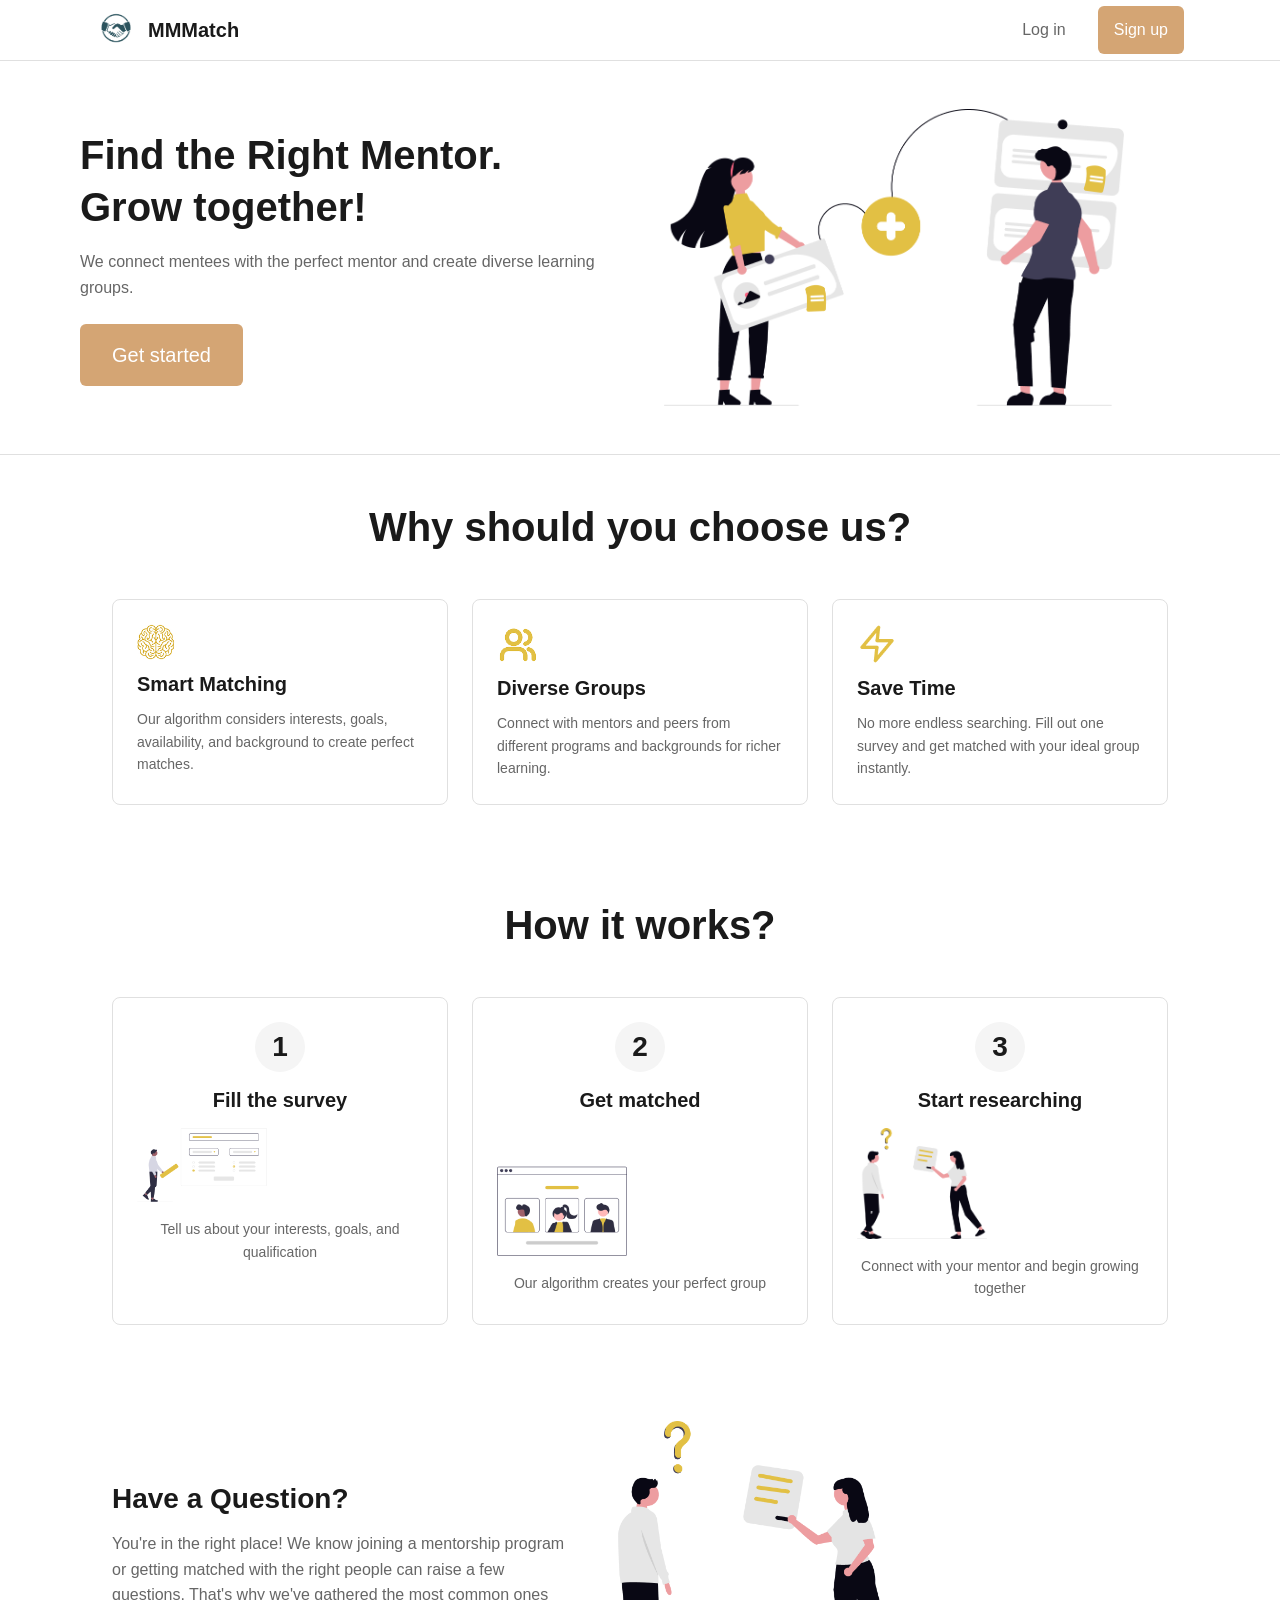
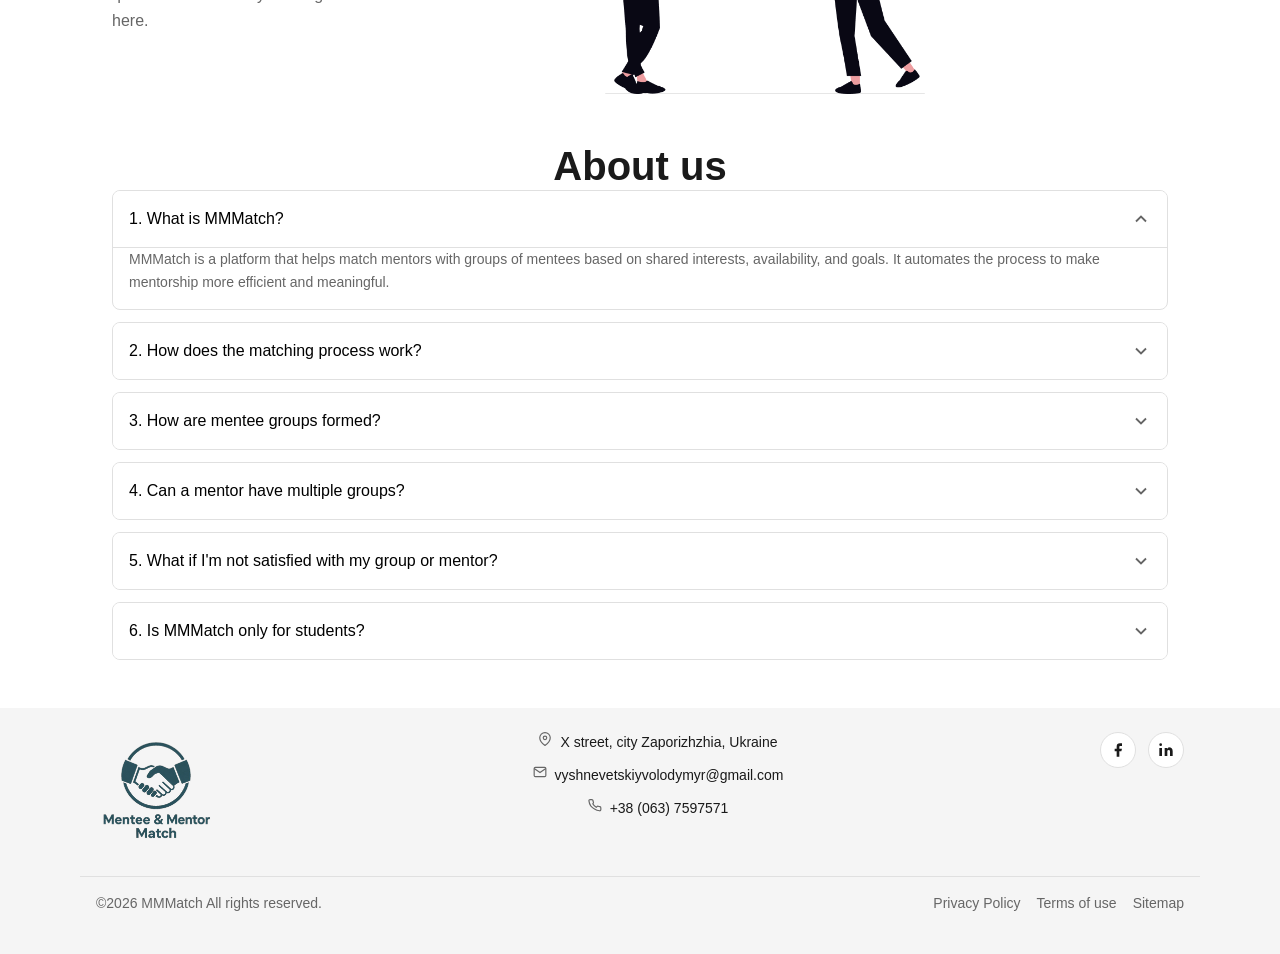
<file: static/index.html>
<!DOCTYPE html>
<html lang="en" data-theme="light">
<head>
  <meta charset="UTF-8" />
  <meta name="viewport" content="width=device-width, initial-scale=1.0" />
  <title>MMMatch — Find the Right Mentor. Grow Together!</title>
  <meta name="description" content="MMMatch connects mentees with the perfect mentor and creates diverse learning groups." />
  <link href="https://api.fontshare.com/v2/css?f[]=general-sans@400,500,600,700&display=swap" rel="stylesheet" />
  <link rel="stylesheet" href="/static/css/style.css" />
</head>
<body>

<header>
  <nav class="nav">
    <div class="nav-inner">
      <a href="#" class="nav-logo">
        <img src="/static/img/logo.png" alt="MMMatch" width="60" height="60" />
        MMMatch
      </a>
      <div class="nav-actions">
        <a href="/login" class="btn btn-ghost">Log in</a>
        <a href="/registration" class="btn btn-primary">Sign up</a>
      </div>
    </div>
  </nav>
</header>

<main>

  <section class="hero" aria-labelledby="hero-h1">
    <div class="hero-inner">
      <div class="hero-text">
        <h1 id="hero-h1">Find the Right Mentor.<br>Grow together!</h1>
        <p>We connect mentees with the perfect mentor and create diverse learning groups.</p>
        <a href="#how-it-works" class="btn btn-primary btn-lg">Get started</a>
      </div>
      <div class="hero-img" aria-hidden="true">
        <img src="/static/img/undraw_group-project_kow1 1.png" alt="Group collaboration illustration" width="460" height="300" />
      </div>
    </div>
  </section>

  <section class="section" aria-labelledby="why-h2">
    <div class="container">
      <h2 class="section-title" id="why-h2">Why should you choose us?</h2>
      <div class="features-grid">

        <article class="feature-card">
          <div class="feature-icon" aria-hidden="true">
            <img src="/static/img/Subtract.png" alt="Smart Matching icon" width="40" height="40" />
          </div>
          <h3>Smart Matching</h3>
          <p>Our algorithm considers interests, goals, availability, and background to create perfect matches.</p>
        </article>

        <article class="feature-card">
          <div class="feature-icon" aria-hidden="true">
            <img src="/static/img/team.png" alt="Diverse Groups icon" width="40" height="40" />
          </div>
          <h3>Diverse Groups</h3>
          <p>Connect with mentors and peers from different programs and backgrounds for richer learning.</p>
        </article>

        <article class="feature-card">
          <div class="feature-icon" aria-hidden="true">
            <img src="/static/img/lightning.png" alt="Save Time icon" width="40" height="40" />
          </div>
          <h3>Save Time</h3>
          <p>No more endless searching. Fill out one survey and get matched with your ideal group instantly.</p>
        </article>

      </div>
    </div>
  </section>

  <section class="section section-alt" id="how-it-works" aria-labelledby="how-h2">
    <div class="container">
      <h2 class="section-title" id="how-h2">How it works?</h2>
      <div class="steps-grid">

        <article class="step-card">
          <div class="step-number">1</div>
          <h3>Fill the survey</h3>
          <div class="step-illus" aria-hidden="true">
            <img src="/static/img/survey.png" alt="Fill the survey" width="130" height="90" />
          </div>
          <p>Tell us about your interests, goals, and qualification</p>
        </article>

        <article class="step-card">
          <div class="step-number">2</div>
          <h3>Get matched</h3>
          <div class="step-illus" aria-hidden="true">
            <img src="/static/img/match.png" alt="Get matched" width="130" height="90" />
          </div>
          <p>Our algorithm creates your perfect group</p>
        </article>

        <article class="step-card">
          <div class="step-number">3</div>
          <h3>Start researching</h3>
          <div class="step-illus" aria-hidden="true">
            <img src="/static/img/qna.png" alt="Start researching" width="130" height="90" />
          </div>
          <p>Connect with your mentor and begin growing together</p>
        </article>

      </div>
    </div>
  </section>

  <section class="section" aria-labelledby="faq-about-h2">
    <div class="container">

      <div class="faq-intro">
        <div class="faq-intro-text">
          <h2 id="faq-about-h2">Have a Question?</h2>
          <p>You're in the right place! We know joining a mentorship program or getting matched with the right people can raise a few questions. That's why we've gathered the most common ones here.</p>
        </div>
        <div class="faq-intro-img" aria-hidden="true">
          <img src="/static/img/qna.png" alt="Questions and answers" width="320" height="240" />
        </div>
      </div>

      <h2 class="section-title" style="margin-bottom: var(--space-6);">About us</h2>

      <div class="faq-list" role="list">

        <div class="faq-item open" role="listitem">
          <button class="faq-btn" aria-expanded="true" aria-controls="a1">
            1. What is MMMatch?
            <svg class="faq-chevron" width="20" height="20" viewBox="0 0 24 24" fill="none" stroke="currentColor" stroke-width="2.2" aria-hidden="true"><polyline points="6 9 12 15 18 9"/></svg>
          </button>
          <div class="faq-body" id="a1" role="region">
            <div class="faq-body-inner">
              <p class="faq-answer">MMMatch is a platform that helps match mentors with groups of mentees based on shared interests, availability, and goals. It automates the process to make mentorship more efficient and meaningful.</p>
            </div>
          </div>
        </div>

        <div class="faq-item" role="listitem">
          <button class="faq-btn" aria-expanded="false" aria-controls="a2">
            2. How does the matching process work?
            <svg class="faq-chevron" width="20" height="20" viewBox="0 0 24 24" fill="none" stroke="currentColor" stroke-width="2.2" aria-hidden="true"><polyline points="6 9 12 15 18 9"/></svg>
          </button>
          <div class="faq-body" id="a2" role="region">
            <div class="faq-body-inner">
              <p class="faq-answer">We use smart algorithms to analyze the information you provide in your profile and survey. Based on this, we create diverse groups of mentees and assign mentors whose experience and availability best match the group.</p>
            </div>
          </div>
        </div>

        <div class="faq-item" role="listitem">
          <button class="faq-btn" aria-expanded="false" aria-controls="a3">
            3. How are mentee groups formed?
            <svg class="faq-chevron" width="20" height="20" viewBox="0 0 24 24" fill="none" stroke="currentColor" stroke-width="2.2" aria-hidden="true"><polyline points="6 9 12 15 18 9"/></svg>
          </button>
          <div class="faq-body" id="a3" role="region">
            <div class="faq-body-inner">
              <p class="faq-answer">Mentees are grouped into teams of 15–20 people who share similar interests but come from diverse backgrounds, programs, and experiences. This ensures both relevance and diversity in discussions.</p>
            </div>
          </div>
        </div>

        <div class="faq-item" role="listitem">
          <button class="faq-btn" aria-expanded="false" aria-controls="a4">
            4. Can a mentor have multiple groups?
            <svg class="faq-chevron" width="20" height="20" viewBox="0 0 24 24" fill="none" stroke="currentColor" stroke-width="2.2" aria-hidden="true"><polyline points="6 9 12 15 18 9"/></svg>
          </button>
          <div class="faq-body" id="a4" role="region">
            <div class="faq-body-inner">
              <p class="faq-answer">Yes! Depending on their availability and preferences, mentors can be assigned to more than one group.</p>
            </div>
          </div>
        </div>

        <div class="faq-item" role="listitem">
          <button class="faq-btn" aria-expanded="false" aria-controls="a5">
            5. What if I'm not satisfied with my group or mentor?
            <svg class="faq-chevron" width="20" height="20" viewBox="0 0 24 24" fill="none" stroke="currentColor" stroke-width="2.2" aria-hidden="true"><polyline points="6 9 12 15 18 9"/></svg>
          </button>
          <div class="faq-body" id="a5" role="region">
            <div class="faq-body-inner">
              <p class="faq-answer">We aim to create the best possible matches, but if something isn't working, you can contact an admin for adjustments.</p>
            </div>
          </div>
        </div>

        <div class="faq-item" role="listitem">
          <button class="faq-btn" aria-expanded="false" aria-controls="a6">
            6. Is MMMatch only for students?
            <svg class="faq-chevron" width="20" height="20" viewBox="0 0 24 24" fill="none" stroke="currentColor" stroke-width="2.2" aria-hidden="true"><polyline points="6 9 12 15 18 9"/></svg>
          </button>
          <div class="faq-body" id="a6" role="region">
            <div class="faq-body-inner">
              <p class="faq-answer">No. While it's especially useful in academic environments, MMMatch can be used by any community or organization that wants to facilitate mentorship.</p>
            </div>
          </div>
        </div>

      </div>
    </div>
  </section>

</main>

<footer class="footer">
  <div class="footer-inner">
    <div class="footer-logo">
      <img src="/static/img/full_icon.png" alt="Mentee & Mentor Match" />

    </div>

    <div class="footer-info">
      <div class="footer-info-row">
        <svg viewBox="0 0 24 24" fill="none" stroke="currentColor" stroke-width="2"><path d="M21 10c0 7-9 13-9 13s-9-6-9-13a9 9 0 0 1 18 0z"/><circle cx="12" cy="10" r="3"/></svg>
        <span>X street, city Zaporizhzhia, Ukraine</span>
      </div>
      <div class="footer-info-row">
        <svg viewBox="0 0 24 24" fill="none" stroke="currentColor" stroke-width="2"><path d="M4 4h16c1.1 0 2 .9 2 2v12c0 1.1-.9 2-2 2H4c-1.1 0-2-.9-2-2V6c0-1.1.9-2 2-2z"/><polyline points="22,6 12,13 2,6"/></svg>
        <a href="mailto:vyshnevetskiyvolodymyr@gmail.com">vyshnevetskiyvolodymyr@gmail.com</a>
      </div>
      <div class="footer-info-row">
        <svg viewBox="0 0 24 24" fill="none" stroke="currentColor" stroke-width="2"><path d="M22 16.92v3a2 2 0 0 1-2.18 2 19.79 19.79 0 0 1-8.63-3.07A19.5 19.5 0 0 1 4.69 13.5a19.79 19.79 0 0 1-3.07-8.67A2 2 0 0 1 3.6 2.68h3a2 2 0 0 1 2 1.72 12.84 12.84 0 0 0 .7 2.81 2 2 0 0 1-.45 2.11L8.09 9.91a16 16 0 0 0 6 6l1.27-1.27a2 2 0 0 1 2.11-.45 12.84 12.84 0 0 0 2.81.7A2 2 0 0 1 22 16.92z"/></svg>
        <span>+38 (063) 7597571</span>
      </div>
    </div>

    <div class="footer-social">
      <a href="#" target="_blank" rel="noopener noreferrer">
        <svg viewBox="0 0 24 24" fill="currentColor"><path d="M18 2h-3a5 5 0 0 0-5 5v3H7v4h3v8h4v-8h3l1-4h-4V7a1 1 0 0 1 1-1h3z"/></svg>
      </a>
      <a href="#" target="_blank" rel="noopener noreferrer">
        <svg viewBox="0 0 24 24" fill="currentColor"><path d="M16 8a6 6 0 0 1 6 6v7h-4v-7a2 2 0 0 0-4 0v7h-4V9h4v2a6 6 0 0 1 2-3z"/><rect x="2" y="9" width="4" height="12"/><circle cx="4" cy="4" r="2"/></svg>
      </a>
    </div>
  </div>

  <div class="footer-bottom">
    <span>©2026 MMMatch All rights reserved.</span>
    <div class="footer-links">
      <a href="#">Privacy Policy</a>
      <a href="#">Terms of use</a>
      <a href="#">Sitemap</a>
    </div>
  </div>
</footer>

<script>
  document.querySelectorAll(".faq-btn").forEach(btn => {
    btn.addEventListener("click", () => {
      const item   = btn.closest(".faq-item");
      const isOpen = item.classList.contains("open");
      document.querySelectorAll(".faq-item").forEach(i => {
        i.classList.remove("open");
        i.querySelector(".faq-btn").setAttribute("aria-expanded", "false");
      });
      if (!isOpen) {
        item.classList.add("open");
        btn.setAttribute("aria-expanded", "true");
      }
    });
  });
</script>

</body>
</html>
</file>
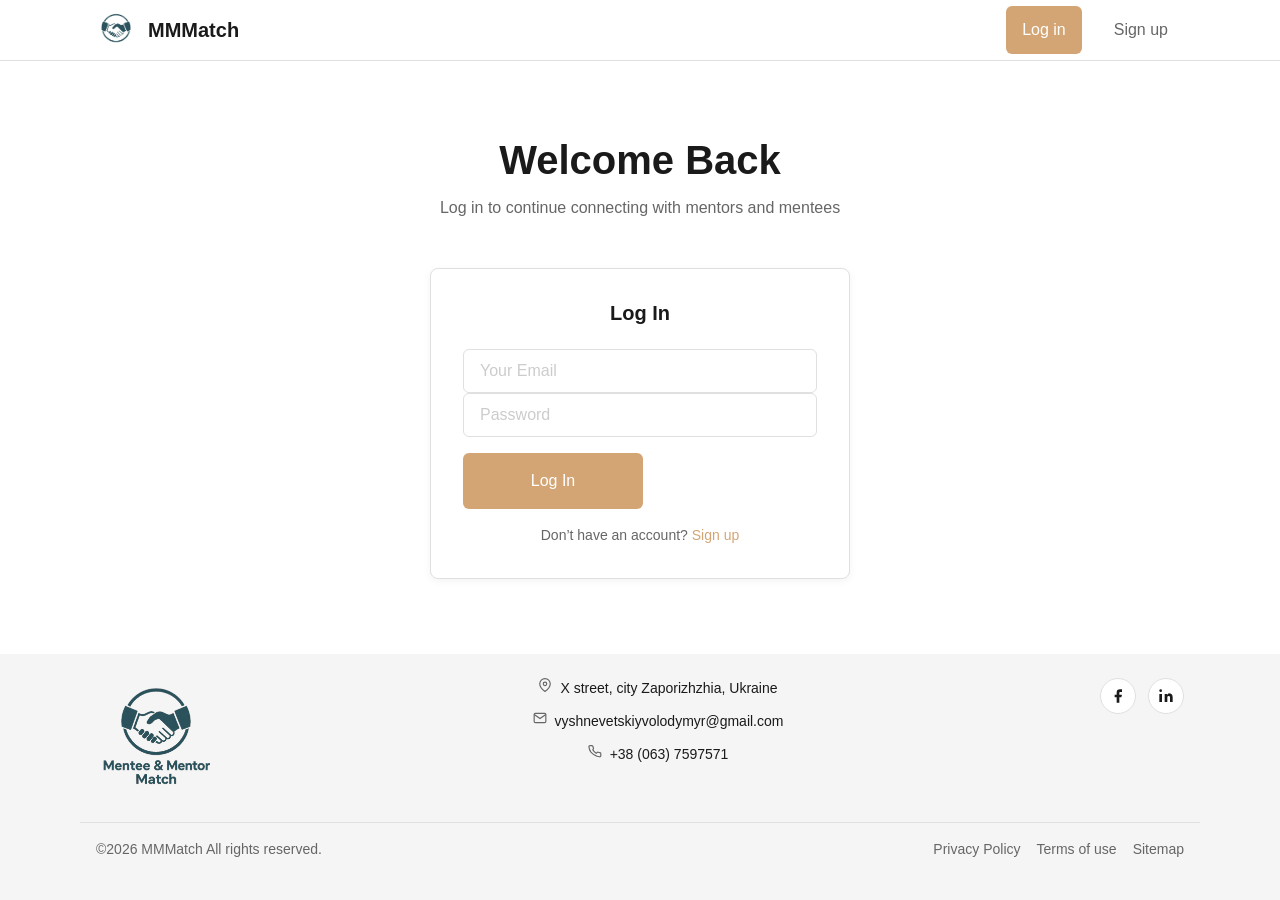
<file: static/login.html>
<!DOCTYPE html>
<html lang="en" data-theme="light">
<head>
  <meta charset="UTF-8" />
  <meta name="viewport" content="width=device-width, initial-scale=1.0" />
  <title>MMMatch — Log In</title>
  <meta name="description" content="Log in to your MMMatch account and continue your mentoring journey." />
  <link href="https://api.fontshare.com/v2/css?f[]=general-sans@400,500,600,700&display=swap" rel="stylesheet" />
  <link rel="stylesheet" href="/static/css/style.css" />
</head>
<body class="registration-page">

<header>
  <nav class="nav">
    <div class="nav-inner">
      <a href="/" class="nav-logo">
        <img src="/static/img/logo.png" alt="MMMatch" width="60" height="60" />
        MMMatch
      </a>
      <div class="nav-actions">
        <a href="/login" class="btn btn-primary">Log in</a>
        <a href="/registration" class="btn btn-ghost">Sign up</a>
      </div>
    </div>
  </nav>
</header>

<main class="registration-main">
  <div class="registration-container">
    <div class="registration-header">
      <h1>Welcome Back</h1>
      <p>Log in to continue connecting with mentors and mentees</p>
    </div>

    <div class="form-card">
      <h2>Log In</h2>
      <form id="login-form">
        <div class="form-group">
          <input type="email" name="email" placeholder="Your Email" required />
        </div>

        <div class="form-group">
          <input type="password" name="password" placeholder="Password" required />
        </div>


        <button type="submit" class="submit-btn">Log In</button>

        <div class="form-footer">
          Don’t have an account? <a href="/registration">Sign up</a>
        </div>
      </form>
    </div>
  </div>
</main>

<footer class="footer">
  <div class="footer-inner">
    <div class="footer-logo">
      <img src="/static/img/full_icon.png" alt="Mentee & Mentor Match" />
    </div>

    <div class="footer-info">
      <div class="footer-info-row">
        <svg viewBox="0 0 24 24" fill="none" stroke="currentColor" stroke-width="2">
          <path d="M21 10c0 7-9 13-9 13s-9-6-9-13a9 9 0 0 1 18 0z"/>
          <circle cx="12" cy="10" r="3"/>
        </svg>
        <span>X street, city Zaporizhzhia, Ukraine</span>
      </div>
      <div class="footer-info-row">
        <svg viewBox="0 0 24 24" fill="none" stroke="currentColor" stroke-width="2">
          <path d="M4 4h16c1.1 0 2 .9 2 2v12c0 1.1-.9 2-2 2H4c-1.1 0-2-.9-2-2V6c0-1.1.9-2 2-2z"/>
          <polyline points="22,6 12,13 2,6"/>
        </svg>
        <a href="mailto:vyshnevetskiyvolodymyr@gmail.com">vyshnevetskiyvolodymyr@gmail.com</a>
      </div>
      <div class="footer-info-row">
        <svg viewBox="0 0 24 24" fill="none" stroke="currentColor" stroke-width="2">
          <path d="M22 16.92v3a2 2 0 0 1-2.18 2 19.79 19.79 0 0 1-8.63-3.07A19.5 19.5 0 0 1 4.69 13.5a19.79 19.79 0 0 1-3.07-8.67A2 2 0 0 1 3.6 2.68h3a2 2 0 0 1 2 1.72 12.84 12.84 0 0 0 .7 2.81 2 2 0 0 1-.45 2.11L8.09 9.91a16 16 0 0 0 6 6l1.27-1.27a2 2 0 0 1 2.11-.45 12.84 12.84 0 0 0 2.81.7A2 2 0 0 1 22 16.92z"/>
        </svg>
        <span>+38 (063) 7597571</span>
      </div>
    </div>

    <div class="footer-social">
      <a href="#" target="_blank" rel="noopener noreferrer">
        <svg viewBox="0 0 24 24" fill="currentColor">
          <path d="M18 2h-3a5 5 0 0 0-5 5v3H7v4h3v8h4v-8h3l1-4h-4V7a1 1 0 0 1 1-1h3z"/>
        </svg>
      </a>
      <a href="#" target="_blank" rel="noopener noreferrer">
        <svg viewBox="0 0 24 24" fill="currentColor">
          <path d="M16 8a6 6 0 0 1 6 6v7h-4v-7a2 2 0 0 0-4 0v7h-4V9h4v2a6 6 0 0 1 2-3z"/>
          <rect x="2" y="9" width="4" height="12"/>
          <circle cx="4" cy="4" r="2"/>
        </svg>
      </a>
    </div>
  </div>

  <div class="footer-bottom">
    <span>©2026 MMMatch All rights reserved.</span>
    <div class="footer-links">
      <a href="#">Privacy Policy</a>
      <a href="#">Terms of use</a>
      <a href="#">Sitemap</a>
    </div>
  </div>
</footer>

<script>
const form = document.getElementById('login-form');

form.addEventListener('submit', async (e) => {
  e.preventDefault();

  const formData = new FormData();
  formData.append('email', form.elements['email'].value);
  formData.append('password', form.elements['password'].value);

  const response = await fetch('/api/login', {
    method: 'POST',
    body: formData
  });

  if (response.redirected) {
    window.location.href = response.url;
    return;
  }

  const result = await response.json();
  console.log(result);
});
  document.querySelectorAll(".faq-btn").forEach(btn => {
    btn.addEventListener("click", () => {
      const item = btn.closest(".faq-item");
      const isOpen = item.classList.contains("open");

      document.querySelectorAll(".faq-item").forEach(i => {
        i.classList.remove("open");
        i.querySelector(".faq-btn").setAttribute("aria-expanded", "false");
      });

      if (!isOpen) {
        item.classList.add("open");
        btn.setAttribute("aria-expanded", "true");
      }
    });
  });
</script>

</body>
</html>
</file>
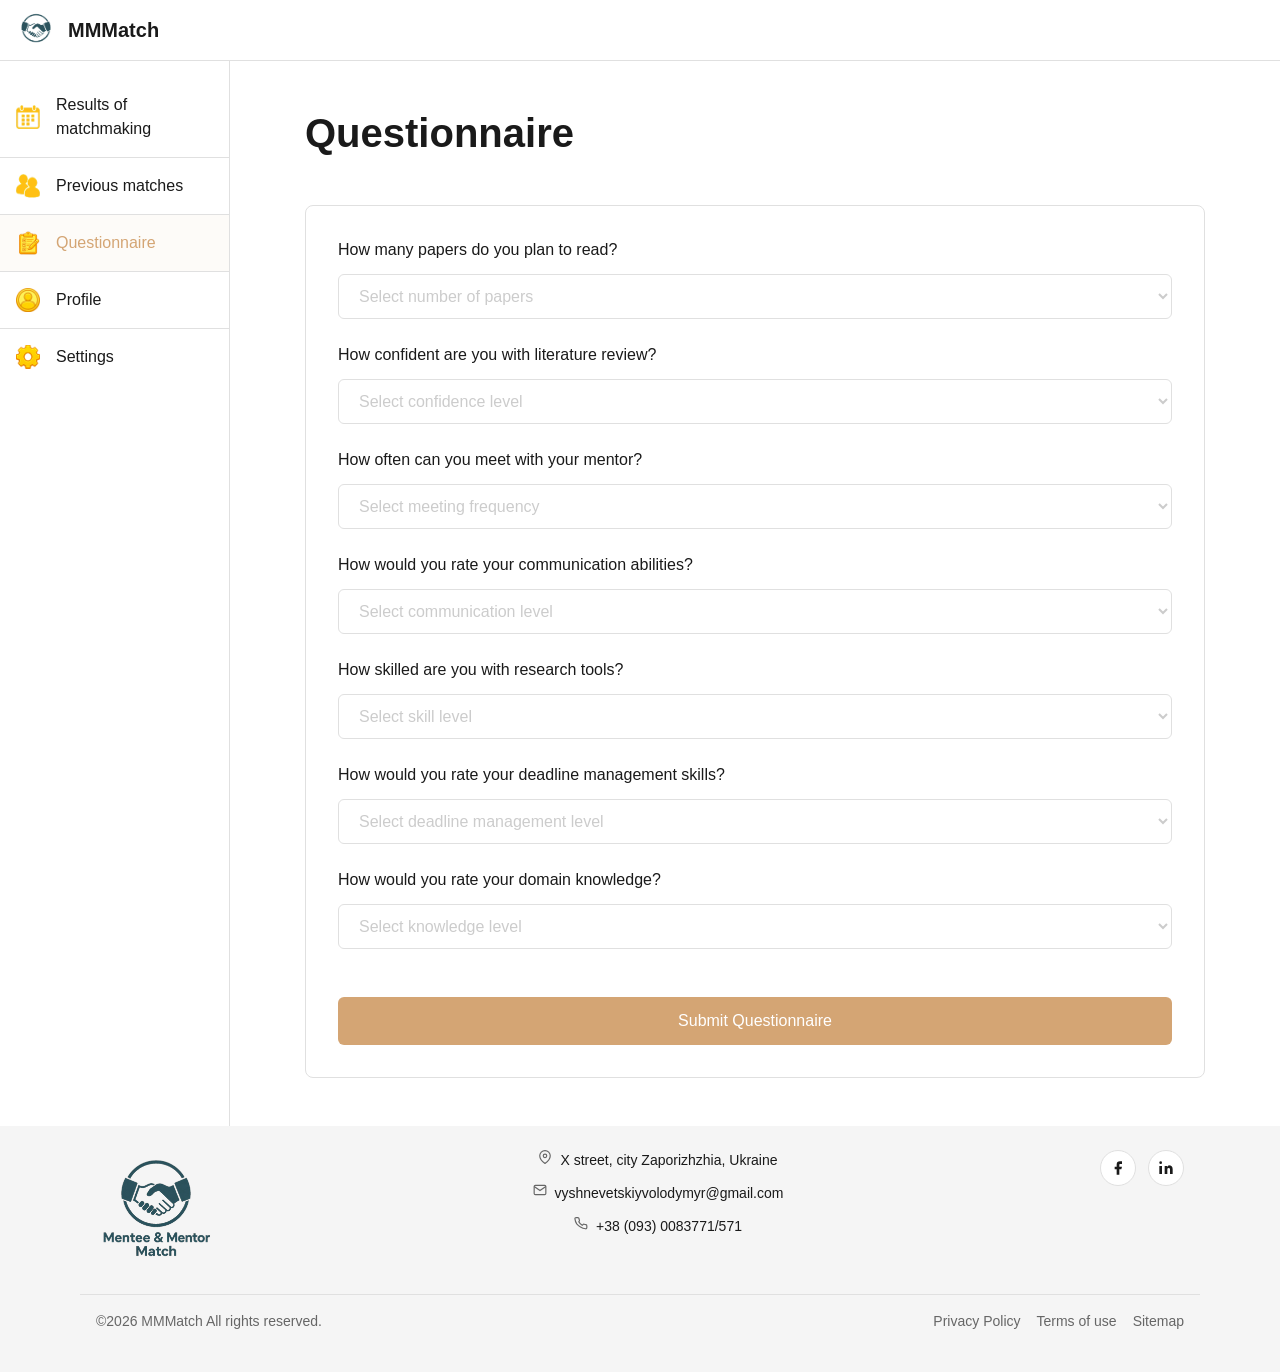
<file: static/questionnaire.html>
<!DOCTYPE html>
<html lang="en" data-theme="light">
<head>
  <meta charset="UTF-8" />
  <meta name="viewport" content="width=device-width, initial-scale=1.0" />
  <title>MMMatch — Questionnaire</title>
  <meta name="description" content="Complete your mentorship profile questionnaire." />
  <link href="https://api.fontshare.com/v2/css?f[]=general-sans@400,500,600,700&display=swap" rel="stylesheet" />
  <link rel="stylesheet" href="/static/css/style.css" />
</head>
<body class="dashboard-page">

<header>
  <nav class="nav">
    <div class="nav-inner">
      <a href="/" class="nav-logo">
        <img src="/static/img/logo.png" alt="MMMatch" width="60" height="60" />
        MMMatch
      </a>
    </div>
  </nav>
</header>

<div class="dashboard-wrapper">
  <aside class="sidebar">
    <nav class="sidebar-nav">
      <ul class="sidebar-menu">
        <li class="sidebar-item">
          <a href="/results_of_matching" class="sidebar-link">
            <img src="/static/img/calendar.png" alt="Results" class="sidebar-icon" />
            <span>Results of matchmaking</span>
          </a>
        </li>
        <li class="sidebar-item">
          <a href="/previous_matches" class="sidebar-link">
            <img src="/static/img/group.png" alt="Matches" class="sidebar-icon" />
            <span>Previous matches</span>
          </a>
        </li>
        <li class="sidebar-item">
          <a href="/questionnaire" class="sidebar-link active">
            <img src="/static/img/questionnaire.png" alt="Questionnaire" class="sidebar-icon" />
            <span>Questionnaire</span>
          </a>
        </li>
         <li class="sidebar-item">
          <a href="/profile" class="sidebar-link">
            <img src="/static/img/profile.png" alt="Profile" class="sidebar-icon" />
            <span>Profile</span>
          </a>
        </li>
        <li class="sidebar-item">
          <a href="/settings" class="sidebar-link">
            <img src="/static/img/cogwheel.png" alt="Settings" class="sidebar-icon" />
            <span>Settings</span>
          </a>
        </li>
      </ul>
    </nav>
  </aside>

  <main class="main-content">
    <div class="settings-container">
      <h1 class="settings-title">Questionnaire</h1>
      
      <div class="settings-card questionnaire-card">
        <form class="settings-form" onsubmit="event.preventDefault(); send_questionnaire()">
          
          <div class="form-row">
            <div class="form-group">
              <label for="papers-read">How many papers do you plan to read?</label>
              <select id="papers-read">
                <option value="">Select number of papers</option>
                <option value="1-5">1-5 papers</option>
                <option value="5-10">5-10 papers</option>
                <option value="10-20">10-20 papers</option>
                <option value="20+">20+ papers</option>
              </select>
            </div>
          </div>

          <div class="form-row">
            <div class="form-group">
              <label for="lit-review">How confident are you with literature review?</label>
              <select id="lit-review">
                <option value="">Select confidence level</option>
                <option value="1">Very low (1/5)</option>
                <option value="2">Low (2/5)</option>
                <option value="3">Medium (3/5)</option>
                <option value="4">High (4/5)</option>
                <option value="5">Very high (5/5)</option>
              </select>
            </div>
          </div>

          <div class="form-row">
            <div class="form-group">
              <label for="meeting-frequency">How often can you meet with your mentor?</label>
              <select id="meeting-frequency">
                <option value="">Select meeting frequency</option>
                <option value="weekly">Weekly</option>
                <option value="biweekly">Bi-weekly</option>
                <option value="monthly">Monthly</option>
                <option value="as-needed">As needed</option>
              </select>
            </div>
          </div>

          <div class="form-row">
            <div class="form-group">
              <label for="communication">How would you rate your communication abilities?</label>
              <select id="communication">
                <option value="">Select communication level</option>
                <option value="1">Beginner (1/5)</option>
                <option value="2">Elementary (2/5)</option>
                <option value="3">Intermediate (3/5)</option>
                <option value="4">Advanced (4/5)</option>
                <option value="5">Expert (5/5)</option>
              </select>
            </div>
          </div>

          <div class="form-row">
            <div class="form-group">
              <label for="research-tools">How skilled are you with research tools?</label>
              <select id="research-tools">
                <option value="">Select skill level</option>
                <option value="1">No experience (1/5)</option>
                <option value="2">Basic knowledge (2/5)</option>
                <option value="3">Intermediate (3/5)</option>
                <option value="4">Advanced (4/5)</option>
                <option value="5">Expert (5/5)</option>
              </select>
            </div>
          </div>

          <div class="form-row">
            <div class="form-group">
              <label for="deadline-management">How would you rate your deadline management skills?</label>
              <select id="deadline-management">
                <option value="">Select deadline management level</option>
                <option value="1">Very poor (1/5)</option>
                <option value="2">Poor (2/5)</option>
                <option value="3">Average (3/5)</option>
                <option value="4">Good (4/5)</option>
                <option value="5">Excellent (5/5)</option>
              </select>
            </div>
          </div>

          <div class="form-row">
            <div class="form-group">
              <label for="domain-knowledge">How would you rate your domain knowledge?</label>
              <select id="domain-knowledge">
                <option value="">Select knowledge level</option>
                <option value="1">Beginner (1/5)</option>
                <option value="2">Elementary (2/5)</option>
                <option value="3">Intermediate (3/5)</option>
                <option value="4">Advanced (4/5)</option>
                <option value="5">Expert (5/5)</option>
              </select>
            </div>
          </div>

          <button type="submit" class="btn btn-primary" style="margin-top: var(--space-xl); width: 100%;">Submit Questionnaire</button>
        </form>
      </div>
    </div>
  </main>
</div>

<footer class="footer">
  <div class="footer-inner">
    <div class="footer-logo">
      <img src="/static/img/full_icon.png" alt="Mentee & Mentor Match" />
    </div>

    <div class="footer-info">
      <div class="footer-info-row">
        <svg viewBox="0 0 24 24" fill="none" stroke="currentColor" stroke-width="2"><path d="M21 10c0 7-9 13-9 13s-9-6-9-13a9 9 0 0 1 18 0z"/><circle cx="12" cy="10" r="3"/></svg>
        <span>X street, city Zaporizhzhia, Ukraine</span>
      </div>
      <div class="footer-info-row">
        <svg viewBox="0 0 24 24" fill="none" stroke="currentColor" stroke-width="2"><path d="M4 4h16c1.1 0 2 .9 2 2v12c0 1.1-.9 2-2 2H4c-1.1 0-2-.9-2-2V6c0-1.1.9-2 2-2z"/><polyline points="22,6 12,13 2,6"/></svg>
        <a href="mailto:vyshnevetskiyvolodymyr@gmail.com">vyshnevetskiyvolodymyr@gmail.com</a>
      </div>
      <div class="footer-info-row">
        <svg viewBox="0 0 24 24" fill="none" stroke="currentColor" stroke-width="2"><path d="M22 16.92v3a2 2 0 0 1-2.18 2 19.79 19.79 0 0 1-8.63-3.07A19.5 19.5 0 0 1 4.69 13.5a19.79 19.79 0 0 1-3.07-8.67A2 2 0 0 1 3.6 2.68h3a2 2 0 0 1 2 1.72 12.84 12.84 0 0 0 .7 2.81 2 2 0 0 1-.45 2.11L8.09 9.91a16 16 0 0 0 6 6l1.27-1.27a2 2 0 0 1 2.11-.45 12.84 12.84 0 0 0 2.81.7A2 2 0 0 1 22 16.92z"/></svg>
        <span>+38 (093) 0083771/571</span>
      </div>
    </div>

    <div class="footer-social">
      <a href="#" target="_blank" rel="noopener noreferrer">
        <svg viewBox="0 0 24 24" fill="currentColor"><path d="M18 2h-3a5 5 0 0 0-5 5v3H7v4h3v8h4v-8h3l1-4h-4V7a1 1 0 0 1 1-1h3z"/></svg>
      </a>
      <a href="#" target="_blank" rel="noopener noreferrer">
        <svg viewBox="0 0 24 24" fill="currentColor"><path d="M16 8a6 6 0 0 1 6 6v7h-4v-7a2 2 0 0 0-4 0v7h-4V9h4v2a6 6 0 0 1 2-3z"/><rect x="2" y="9" width="4" height="12"/><circle cx="4" cy="4" r="2"/></svg>
      </a>
    </div>
  </div>

  <div class="footer-bottom">
    <span>©2026 MMMatch All rights reserved.</span>
    <div class="footer-links">
      <a href="#">Privacy Policy</a>
      <a href="#">Terms of use</a>
      <a href="#">Sitemap</a>
    </div>
  </div>
</footer>
<script>
function send_questionnaire() {
  const data = {
    papers_read: document.getElementById('papers-read').value,
    lit_review: document.getElementById('lit-review').value,
    meeting_frequency: document.getElementById('meeting-frequency').value,
    communication_abilities: document.getElementById('communication').value,  
    research_tool_skill: document.getElementById('research-tools').value,    
    deadline_management: document.getElementById('deadline-management').value,
    domain_knowledge: document.getElementById('domain-knowledge').value
  };

  return fetch('/api/questionnaire', {
    method: 'POST',
    headers: { 'Content-Type': 'application/json' },
    body: JSON.stringify(data)
  });
}
</script>
</body>
</html>
</file>
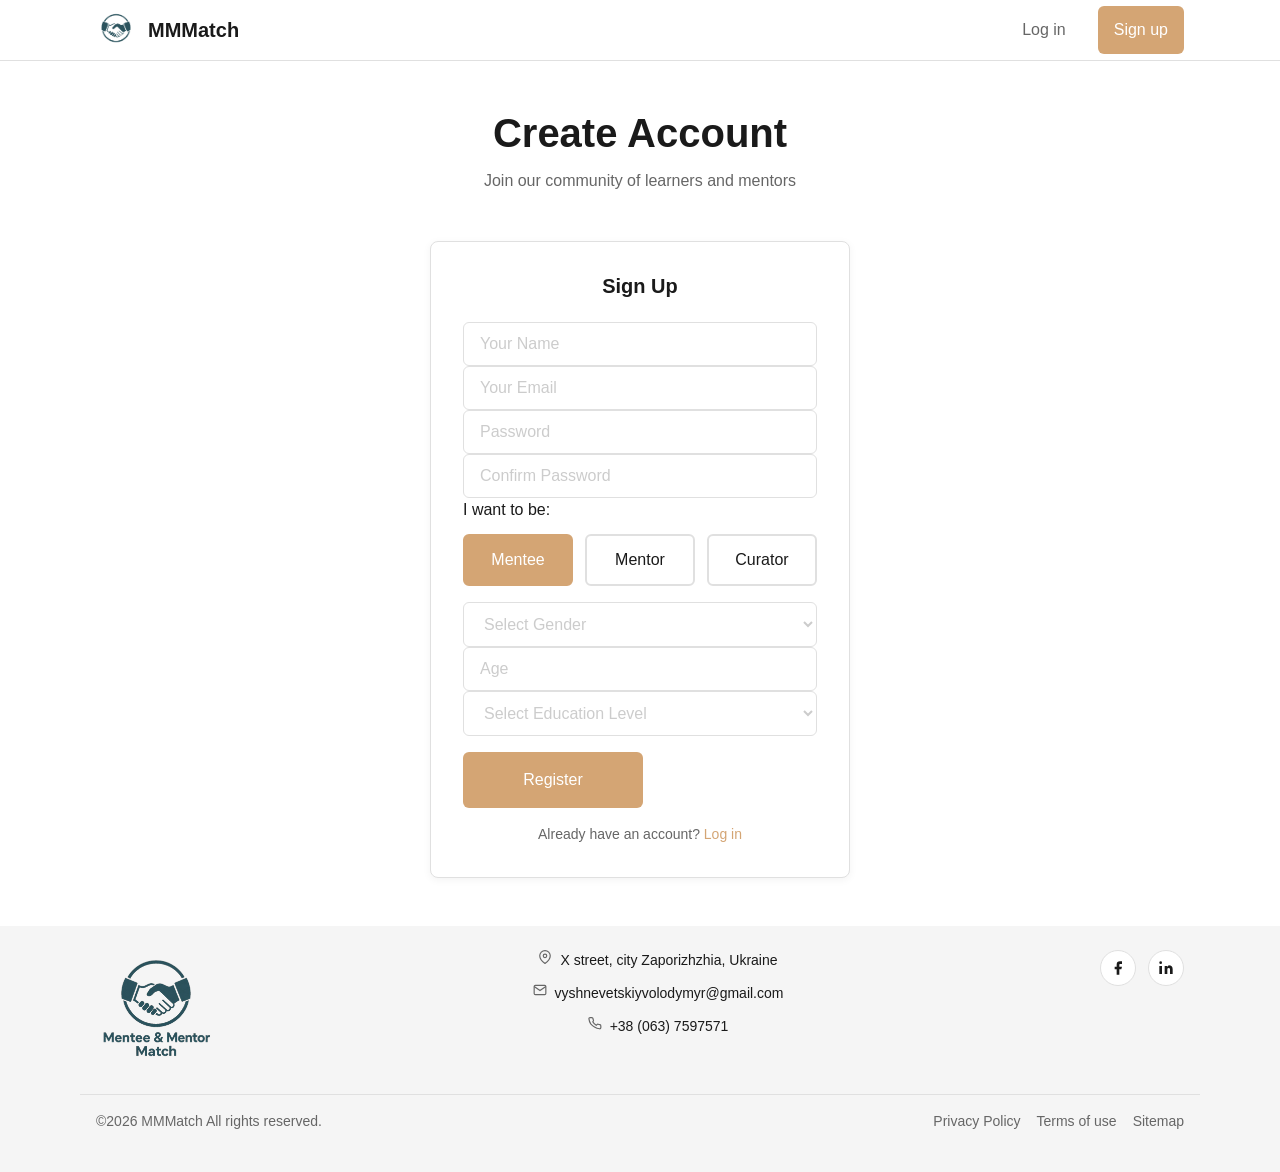
<file: static/registration.html>
<!DOCTYPE html>
<html lang="en" data-theme="light">
<head>
  <meta charset="UTF-8" />
  <meta name="viewport" content="width=device-width, initial-scale=1.0" />
  <title>MMMatch — Create Account</title>
  <meta name="description" content="Sign up for MMMatch and join our community of mentors and mentees." />
  <link href="https://api.fontshare.com/v2/css?f[]=general-sans@400,500,600,700&display=swap" rel="stylesheet" />
  <link rel="stylesheet" href="/static/css/style.css" />
</head>
<body class="registration-page">


<header>
  <nav class="nav">
    <div class="nav-inner">
      <a href="/" class="nav-logo">
        <img src="/static/img/logo.png" alt="MMMatch" width="60" height="60" />
        MMMatch
      </a>
      <div class="nav-actions">
        <a href="/login" class="btn btn-ghost">Log in</a>
        <a href="/registration" class="btn btn-primary">Sign up</a>
      </div>
    </div>
  </nav>
</header>

<main class="registration-main">
  <div class="registration-container">
    <div class="registration-header">
      <h1>Create Account</h1>
      <p>Join our community of learners and mentors</p>
    </div>

    <div class="form-card">
      <h2>Sign Up</h2>
      <form id="registration-form">
        <div class="form-group">
          <input type="text" name="name" placeholder="Your Name" required />
        </div>

        <div class="form-group">
          <input type="email" name="email" placeholder="Your Email" required />
        </div>

        <div class="form-group">
          <input type="password" name="password" placeholder="Password" required />
        </div>

        <div class="form-group">
          <input type="password" name="confirm_password" placeholder="Confirm Password" required />
        </div>
        

        <div class="role-selection">
          <label class="role-selection-label">I want to be:</label>
          <div class="role-buttons">
            <button type="button" class="role-btn active" data-role="mentee">Mentee</button>
            <button type="button" class="role-btn" data-role="mentor">Mentor</button>
            <button type="button" class="role-btn" data-role="curator">Curator</button>
          </div>
        </div>

        <div class="form-group">
          <select name="gender" required>
            <option value="">Select Gender</option>
            <option value="male">Male</option>
            <option value="female">Female</option>
            <option value="non_binary">Non-Binary</option>
          </select>
        </div>

        <div class="form-group">
          <input type="number" name="age" placeholder="Age" required />
        </div>

        <div class="form-group">
          <select name="education_level">
            <option value="">Select Education Level</option>
            <option value="high_school">High School</option>
            <option value="undergrad">Undergraduate</option>
            <option value="postgrad">Postgraduate</option>
            <option value="phd">PhD</option>
            <option value="postdoc">Postdoctoral</option>
          </select>
        </div>

        <button type="submit" class="submit-btn">Register</button>

        <div class="form-footer">
          Already have an account? <a href="/login">Log in</a>
        </div>
      </form>
    </div>
  </div>
</main>


<footer class="footer">
  <div class="footer-inner">
    <div class="footer-logo">
      <img src="/static/img/full_icon.png" alt="Mentee & Mentor Match" />

    </div>

    <div class="footer-info">
      <div class="footer-info-row">
        <svg viewBox="0 0 24 24" fill="none" stroke="currentColor" stroke-width="2"><path d="M21 10c0 7-9 13-9 13s-9-6-9-13a9 9 0 0 1 18 0z"/><circle cx="12" cy="10" r="3"/></svg>
        <span>X street, city Zaporizhzhia, Ukraine</span>
      </div>
      <div class="footer-info-row">
        <svg viewBox="0 0 24 24" fill="none" stroke="currentColor" stroke-width="2"><path d="M4 4h16c1.1 0 2 .9 2 2v12c0 1.1-.9 2-2 2H4c-1.1 0-2-.9-2-2V6c0-1.1.9-2 2-2z"/><polyline points="22,6 12,13 2,6"/></svg>
        <a href="mailto:vyshnevetskiyvolodymyr@gmail.com">vyshnevetskiyvolodymyr@gmail.com</a>
      </div>
      <div class="footer-info-row">
        <svg viewBox="0 0 24 24" fill="none" stroke="currentColor" stroke-width="2"><path d="M22 16.92v3a2 2 0 0 1-2.18 2 19.79 19.79 0 0 1-8.63-3.07A19.5 19.5 0 0 1 4.69 13.5a19.79 19.79 0 0 1-3.07-8.67A2 2 0 0 1 3.6 2.68h3a2 2 0 0 1 2 1.72 12.84 12.84 0 0 0 .7 2.81 2 2 0 0 1-.45 2.11L8.09 9.91a16 16 0 0 0 6 6l1.27-1.27a2 2 0 0 1 2.11-.45 12.84 12.84 0 0 0 2.81.7A2 2 0 0 1 22 16.92z"/></svg>
        <span>+38 (063) 7597571</span>
      </div>
    </div>

    <div class="footer-social">
      <a href="#" target="_blank" rel="noopener noreferrer">
        <svg viewBox="0 0 24 24" fill="currentColor"><path d="M18 2h-3a5 5 0 0 0-5 5v3H7v4h3v8h4v-8h3l1-4h-4V7a1 1 0 0 1 1-1h3z"/></svg>
      </a>
      <a href="#" target="_blank" rel="noopener noreferrer">
        <svg viewBox="0 0 24 24" fill="currentColor"><path d="M16 8a6 6 0 0 1 6 6v7h-4v-7a2 2 0 0 0-4 0v7h-4V9h4v2a6 6 0 0 1 2-3z"/><rect x="2" y="9" width="4" height="12"/><circle cx="4" cy="4" r="2"/></svg>
      </a>
    </div>
  </div>

  <div class="footer-bottom">
    <span>©2026 MMMatch All rights reserved.</span>
    <div class="footer-links">
      <a href="#">Privacy Policy</a>
      <a href="#">Terms of use</a>
      <a href="#">Sitemap</a>
    </div>
  </div>
</footer>

<script>
  const roleButtons = document.querySelectorAll('.role-btn');
  let selectedRole = document.querySelector('.role-btn.active').dataset.role;
  
  roleButtons.forEach(button => {
    button.addEventListener('click', (e) => {
      e.preventDefault();
      roleButtons.forEach(btn => btn.classList.remove('active'));
      button.classList.add('active');
      selectedRole = button.dataset.role;
    });
  });
  const form = document.getElementById('registration-form');
  form.addEventListener('submit', async (e) => {
    e.preventDefault();
    
    const formData = {
      name: form.elements['name'].value,
      email: form.elements['email'].value,
      password: form.elements['password'].value,
      confirm_password: form.elements['confirm_password'].value,
      role: selectedRole,
      gender: form.elements['gender'].value,
      age: parseInt(form.elements['age'].value),
      education_level: form.elements['education_level'].value
    };
    
    try {
      const response = await fetch('/api/register/', {
        method: 'POST',
        headers: {
          'Content-Type': 'application/json'
        },
        body: JSON.stringify(formData)
      });
      
      if (response.ok) {
        console.log('Registration successful');
      } else {
        console.error('Registration failed:', response.statusText);
      }
    } catch (error) {
      console.error('Error submitting form:', error);
    }
  });

  document.querySelectorAll(".faq-btn").forEach(btn => {
    btn.addEventListener("click", () => {
      const item   = btn.closest(".faq-item");
      const isOpen = item.classList.contains("open");
      document.querySelectorAll(".faq-item").forEach(i => {
        i.classList.remove("open");
        i.querySelector(".faq-btn").setAttribute("aria-expanded", "false");
      });
      if (!isOpen) {
        item.classList.add("open");
        btn.setAttribute("aria-expanded", "true");
      }
    });
  });
</script>

</body>
</html>
</file>
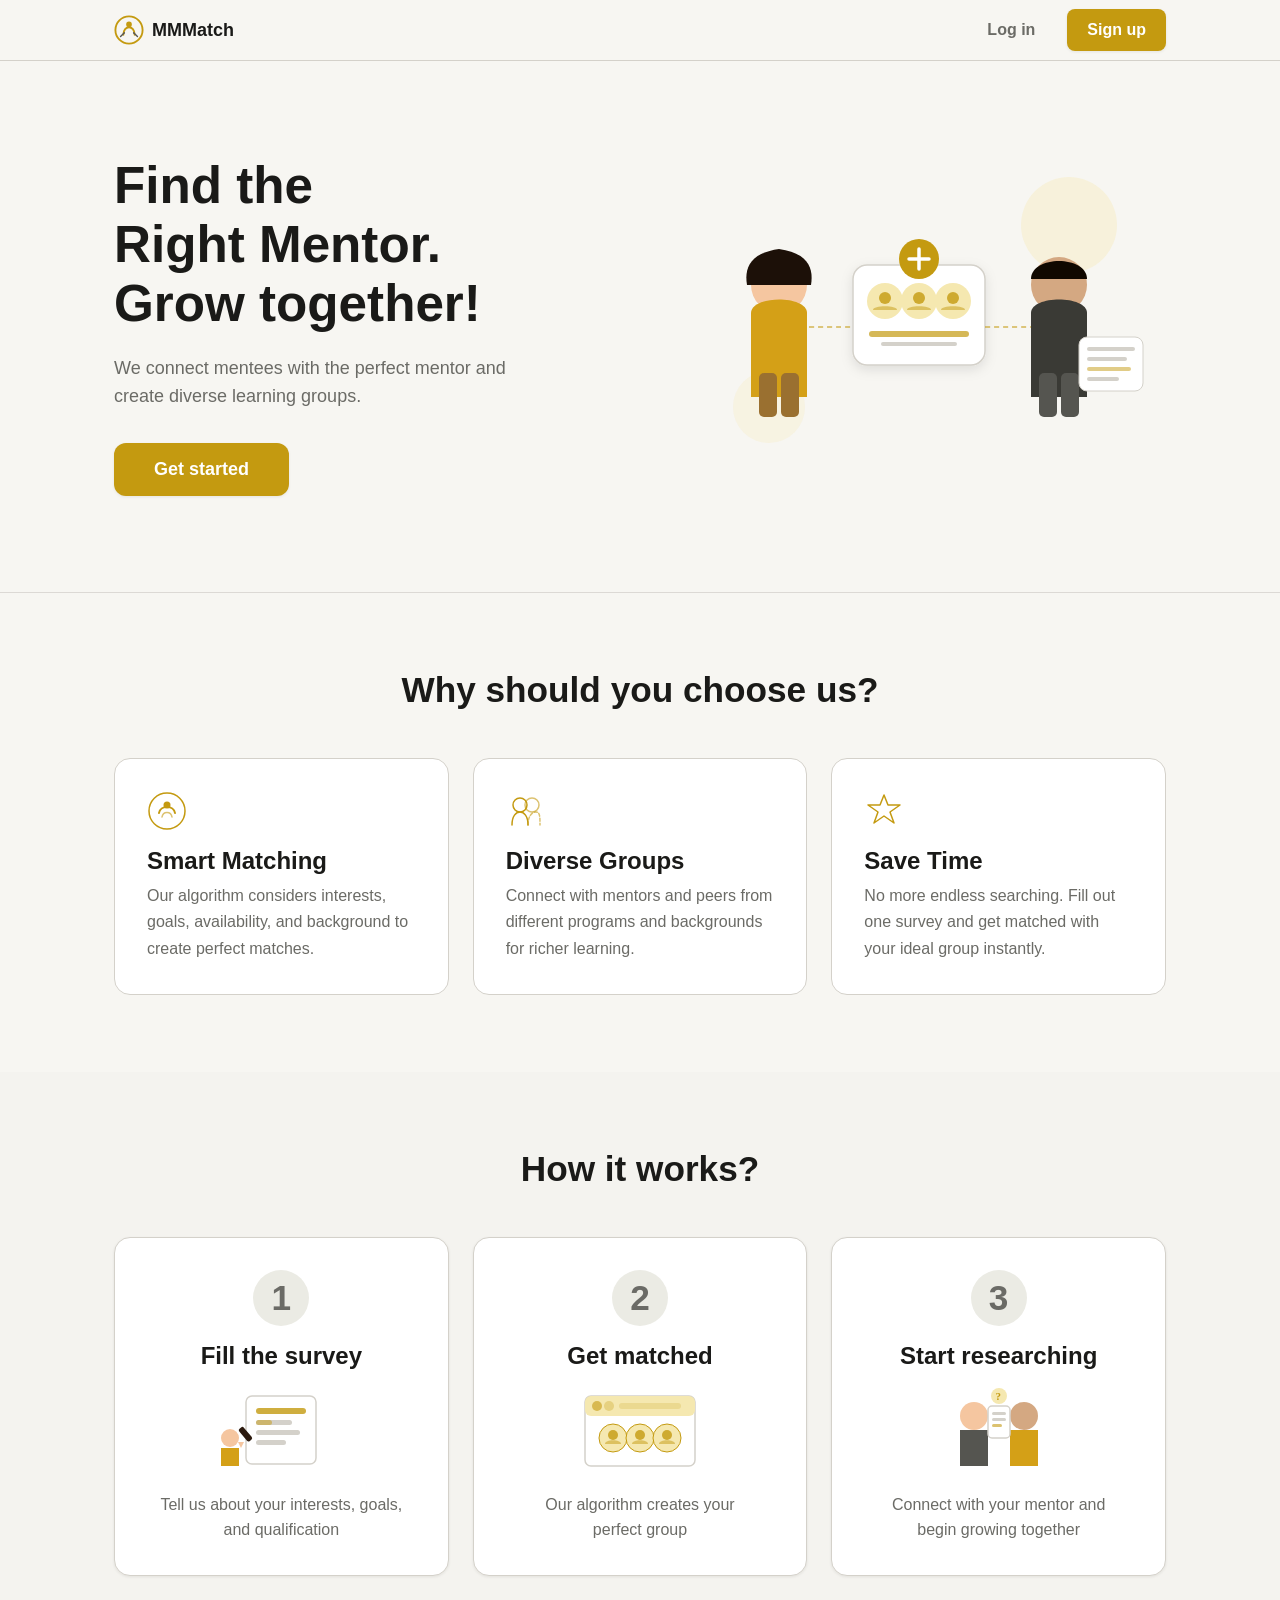
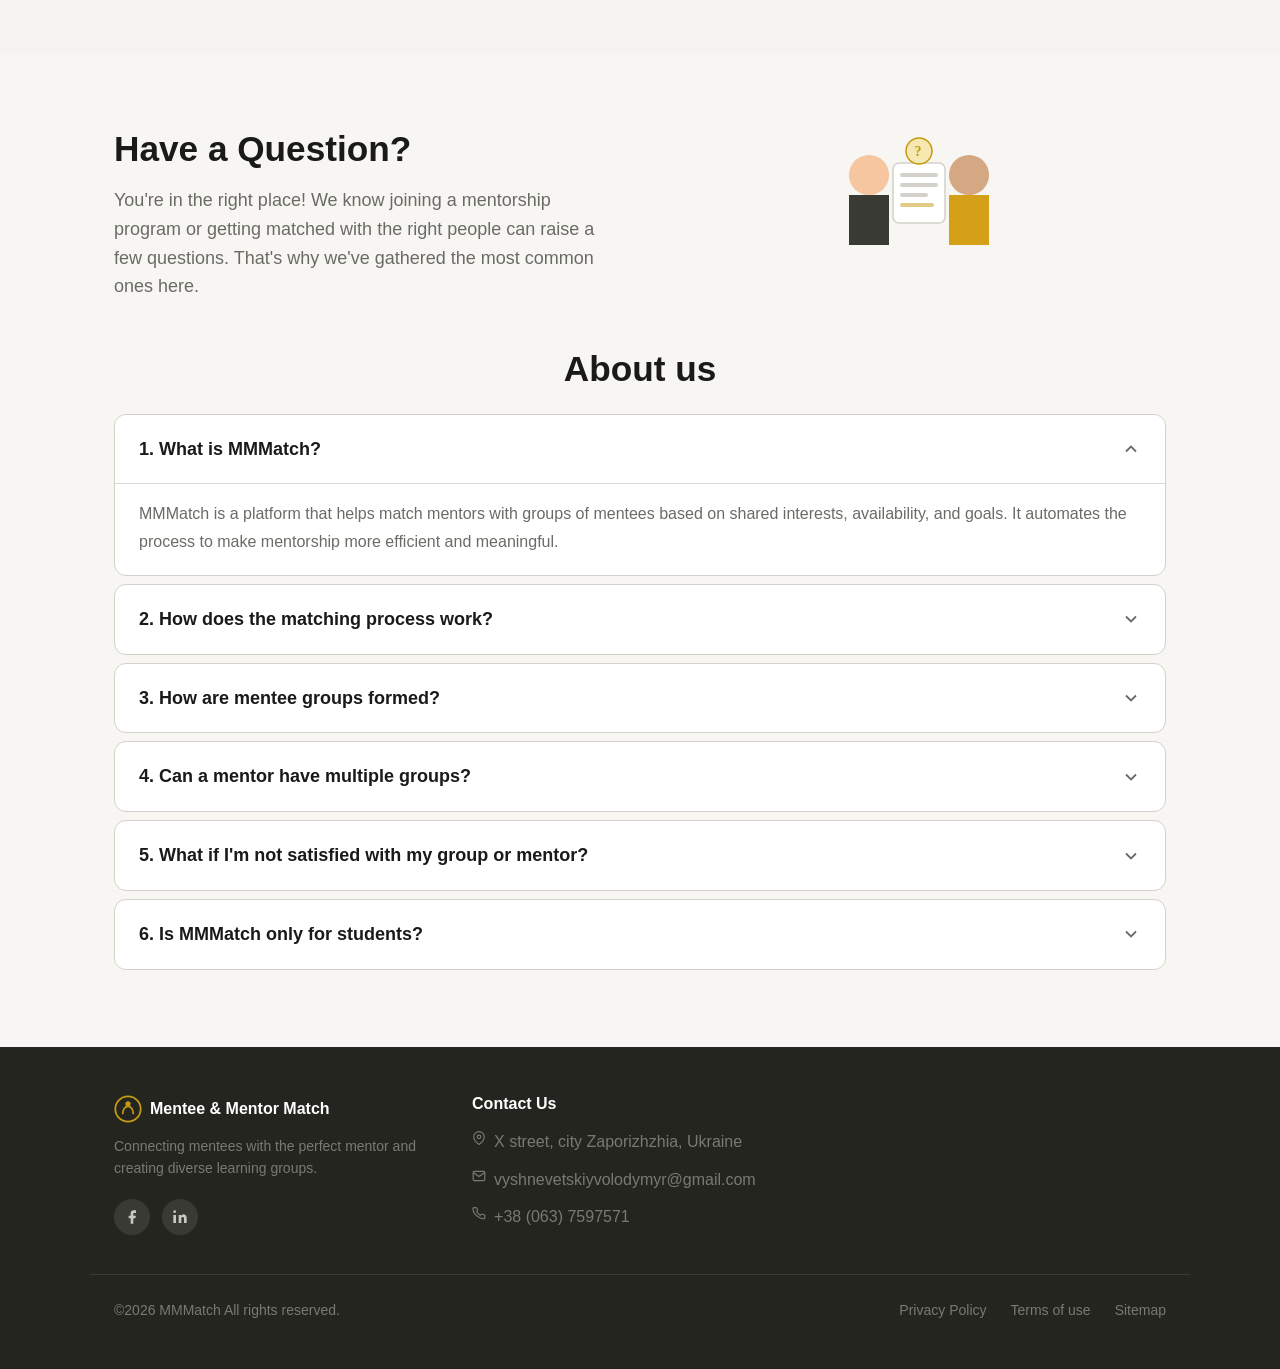
<file: static/img/mmmatch-standalone.html>
<!DOCTYPE html>
<html lang="en" data-theme="light">
<head>
  <meta charset="UTF-8" />
  <meta name="viewport" content="width=device-width, initial-scale=1.0" />
  <title>MMMatch — Find the Right Mentor. Grow Together!</title>
  <meta name="description" content="MMMatch connects mentees with the perfect mentor and creates diverse learning groups." />
  <link href="https://api.fontshare.com/v2/css?f[]=general-sans@400,500,600,700&display=swap" rel="stylesheet" />
  <style>
    /* ─── DESIGN TOKENS ───────────────────────────────────────── */
    :root {
      --text-xs:   clamp(0.75rem,  0.7rem  + 0.25vw, 0.875rem);
      --text-sm:   clamp(0.875rem, 0.8rem  + 0.35vw, 1rem);
      --text-base: clamp(1rem,     0.95rem + 0.25vw, 1.125rem);
      --text-lg:   clamp(1.125rem, 1rem    + 0.75vw, 1.5rem);
      --text-xl:   clamp(1.5rem,   1.2rem  + 1.25vw, 2.25rem);
      --text-2xl:  clamp(2rem,     1.2rem  + 2.5vw,  3.5rem);

      --space-1:  .25rem;  --space-2:  .5rem;  --space-3:  .75rem;
      --space-4:  1rem;    --space-5:  1.25rem; --space-6:  1.5rem;
      --space-8:  2rem;    --space-10: 2.5rem;  --space-12: 3rem;
      --space-16: 4rem;    --space-20: 5rem;    --space-24: 6rem;

      --color-bg:              #f7f6f2;
      --color-surface:         #ffffff;
      --color-surface-2:       #f4f3ef;
      --color-surface-offset:  #ebebE4;
      --color-divider:         #dcd9d5;
      --color-border:          #d4d1ca;
      --color-text:            #1a1a18;
      --color-text-muted:      #6b6b66;
      --color-text-faint:      #b0afaa;
      --color-text-inverse:    #ffffff;
      --color-primary:         #c49a10;
      --color-primary-hover:   #a37c08;
      --color-primary-active:  #7d5e06;
      --color-primary-bg:      #f5e8b0;
      --color-footer-bg:       #252520;
      --color-footer-text:     #c8c7c2;
      --color-footer-muted:    #7a7974;

      --radius-sm:   .375rem; --radius-md: .5rem;
      --radius-lg:   .75rem;  --radius-xl: 1rem;
      --radius-full: 9999px;

      --shadow-sm: 0 1px 3px oklch(0.2 0.01 80 / .08);
      --shadow-md: 0 4px 14px oklch(0.2 0.01 80 / .10);
      --shadow-lg: 0 12px 32px oklch(0.2 0.01 80 / .14);

      --ease: 180ms cubic-bezier(.16,1,.3,1);
      --font-body: "General Sans", "Helvetica Neue", sans-serif;
      --content: 1100px;
    }

    /* ─── BASE RESET ──────────────────────────────────────────── */
    *, *::before, *::after { box-sizing: border-box; margin: 0; padding: 0; }
    html { -webkit-font-smoothing: antialiased; scroll-behavior: smooth; scroll-padding-top: 4rem; }
    body { min-height: 100dvh; font-family: var(--font-body); font-size: var(--text-base); color: var(--color-text); background: var(--color-bg); line-height: 1.6; }
    img, svg { display: block; max-width: 100%; height: auto; }
    ul { list-style: none; }
    button { cursor: pointer; background: none; border: none; font: inherit; color: inherit; }
    a { text-decoration: none; color: inherit; }
    h1,h2,h3,h4 { text-wrap: balance; line-height: 1.15; }
    p { text-wrap: pretty; }
    :focus-visible { outline: 2px solid var(--color-primary); outline-offset: 3px; border-radius: var(--radius-sm); }
    @media (prefers-reduced-motion: reduce) { *, *::before, *::after { animation-duration: .01ms !important; transition-duration: .01ms !important; } }

    /* ─── LAYOUT HELPERS ──────────────────────────────────────── */
    .container { max-width: var(--content); margin-inline: auto; padding-inline: var(--space-6); }

    /* ─── BUTTONS ─────────────────────────────────────────────── */
    .btn {
      display: inline-flex; align-items: center; gap: var(--space-2);
      padding: var(--space-2) var(--space-5); border-radius: var(--radius-md);
      font-size: var(--text-sm); font-weight: 600; white-space: nowrap;
      transition: background var(--ease), color var(--ease), box-shadow var(--ease);
    }
    .btn-ghost { color: var(--color-text-muted); }
    .btn-ghost:hover { color: var(--color-text); background: var(--color-surface-offset); }
    .btn-primary { background: var(--color-primary); color: #fff; box-shadow: var(--shadow-sm); }
    .btn-primary:hover { background: var(--color-primary-hover); box-shadow: var(--shadow-md); }
    .btn-primary:active { background: var(--color-primary-active); }
    .btn-lg { padding: var(--space-3) var(--space-10); font-size: var(--text-base); border-radius: var(--radius-lg); }

    /* ─── NAV ─────────────────────────────────────────────────── */
    .nav {
      background: var(--color-bg); border-bottom: 1px solid var(--color-border);
      position: sticky; top: 0; z-index: 100;
    }
    .nav-inner {
      max-width: var(--content); margin-inline: auto; padding-inline: var(--space-6);
      height: 60px; display: flex; align-items: center; justify-content: space-between;
    }
    .nav-logo { display: flex; align-items: center; gap: var(--space-2); font-weight: 700; font-size: var(--text-base); }
    .nav-actions { display: flex; align-items: center; gap: var(--space-3); }

    /* ─── HERO ────────────────────────────────────────────────── */
    .hero { padding-block: clamp(var(--space-12), 8vw, var(--space-24)); border-bottom: 1px solid var(--color-divider); }
    .hero-inner {
      max-width: var(--content); margin-inline: auto; padding-inline: var(--space-6);
      display: grid; grid-template-columns: 1fr 1fr; align-items: center; gap: var(--space-16);
    }
    .hero-text h1 { font-size: var(--text-2xl); font-weight: 700; margin-bottom: var(--space-5); }
    .hero-text p  { color: var(--color-text-muted); max-width: 42ch; margin-bottom: var(--space-8); }
    .hero-img { display: flex; justify-content: center; }

    /* ─── SECTION COMMON ──────────────────────────────────────── */
    .section { padding-block: clamp(var(--space-12), 6vw, var(--space-20)); }
    .section-alt { background: var(--color-surface-2); }
    .section-title { font-size: var(--text-xl); font-weight: 700; text-align: center; margin-bottom: var(--space-12); }

    /* ─── FEATURE CARDS ───────────────────────────────────────── */
    .features-grid { display: grid; grid-template-columns: repeat(3,1fr); gap: var(--space-6); }
    .feature-card {
      background: var(--color-surface); border: 1px solid var(--color-border);
      border-radius: var(--radius-xl); padding: var(--space-8);
      transition: box-shadow var(--ease), transform var(--ease);
    }
    .feature-card:hover { box-shadow: var(--shadow-md); transform: translateY(-2px); }
    .feature-card h3 { font-size: var(--text-lg); font-weight: 600; margin-bottom: var(--space-2); }
    .feature-card p  { font-size: var(--text-sm); color: var(--color-text-muted); line-height: 1.65; }
    .feature-icon { margin-bottom: var(--space-4); color: var(--color-primary); }

    /* ─── STEPS ───────────────────────────────────────────────── */
    .steps-grid { display: grid; grid-template-columns: repeat(3,1fr); gap: var(--space-6); }
    .step-card {
      background: var(--color-surface); border: 1px solid var(--color-border);
      border-radius: var(--radius-xl); padding: var(--space-8) var(--space-6);
      text-align: center; box-shadow: var(--shadow-sm);
    }
    .step-number {
      width: 56px; height: 56px; border-radius: var(--radius-full);
      background: var(--color-surface-offset); display: flex; align-items: center;
      justify-content: center; font-size: var(--text-xl); font-weight: 700;
      color: var(--color-text-muted); margin: 0 auto var(--space-4);
    }
    .step-card h3 { font-size: var(--text-lg); font-weight: 700; margin-bottom: var(--space-3); }
    .step-card p  { font-size: var(--text-sm); color: var(--color-text-muted); max-width: 28ch; margin-inline: auto; }
    .step-illus   { margin: var(--space-4) auto; display: flex; align-items: center; justify-content: center; }

    /* ─── FAQ SECTION ─────────────────────────────────────────── */
    .faq-intro {
      display: grid; grid-template-columns: 1fr 1fr;
      gap: var(--space-16); align-items: center; margin-bottom: var(--space-12);
    }
    .faq-intro-text h2 { font-size: var(--text-xl); font-weight: 700; margin-bottom: var(--space-4); }
    .faq-intro-text p  { color: var(--color-text-muted); max-width: 52ch; }
    .faq-intro-img     { display: flex; justify-content: center; }

    .faq-list { display: flex; flex-direction: column; gap: var(--space-2); }
    .faq-item { background: var(--color-surface); border: 1px solid var(--color-border); border-radius: var(--radius-lg); overflow: hidden; }
    .faq-btn {
      width: 100%; display: flex; align-items: center; justify-content: space-between;
      padding: var(--space-5) var(--space-6); font-size: var(--text-base); font-weight: 600;
      text-align: left; transition: background var(--ease);
    }
    .faq-btn:hover { background: var(--color-surface-2); }
    .faq-chevron { flex-shrink: 0; color: var(--color-text-muted); transition: transform var(--ease); }
    .faq-item.open .faq-chevron { transform: rotate(180deg); }
    .faq-body { display: grid; grid-template-rows: 0fr; transition: grid-template-rows .3s ease; }
    .faq-item.open .faq-body { grid-template-rows: 1fr; }
    .faq-body-inner { overflow: hidden; }
    .faq-answer {
      padding: var(--space-4) var(--space-6) var(--space-5);
      font-size: var(--text-sm); color: var(--color-text-muted); line-height: 1.7;
      border-top: 1px solid var(--color-divider);
    }

    /* ─── FOOTER ──────────────────────────────────────────────── */
    .footer { background: var(--color-footer-bg); color: var(--color-footer-text); padding-block: var(--space-12); }
    .footer-grid {
      max-width: var(--content); margin-inline: auto; padding-inline: var(--space-6);
      display: grid; grid-template-columns: 1.2fr 1.5fr 1fr; gap: var(--space-12);
    }
    .footer-brand-logo { display: flex; align-items: center; gap: var(--space-2); font-weight: 700; font-size: var(--text-sm); color: #fff; margin-bottom: var(--space-3); }
    .footer-tagline { font-size: var(--text-xs); color: var(--color-footer-muted); margin-bottom: var(--space-5); }
    .footer-social { display: flex; gap: var(--space-3); }
    .footer-social a {
      width: 36px; height: 36px; border-radius: var(--radius-full);
      background: #3a3a35; color: var(--color-footer-text);
      display: flex; align-items: center; justify-content: center;
      transition: background var(--ease), color var(--ease);
    }
    .footer-social a:hover { background: var(--color-primary); color: #fff; }
    .footer-contact h4 { font-size: var(--text-sm); font-weight: 600; color: #fff; margin-bottom: var(--space-4); }
    .footer-contact-row { display: flex; align-items: flex-start; gap: var(--space-2); font-size: var(--text-sm); color: var(--color-footer-muted); margin-bottom: var(--space-3); }
    .footer-contact-row a { color: inherit; transition: color var(--ease); }
    .footer-contact-row a:hover { color: var(--color-footer-text); }
    .footer-bottom {
      max-width: var(--content); margin-inline: auto; padding-inline: var(--space-6);
      margin-top: var(--space-8); padding-top: var(--space-6);
      border-top: 1px solid #3a3a35;
      display: flex; align-items: center; justify-content: space-between;
      font-size: var(--text-xs); color: var(--color-footer-muted);
    }
    .footer-links { display: flex; gap: var(--space-6); }
    .footer-links a:hover { color: var(--color-footer-text); }

    /* ─── RESPONSIVE ──────────────────────────────────────────── */
    @media (max-width: 960px) {
      .hero-inner       { grid-template-columns: 1fr; }
      .hero-img         { display: none; }
      .features-grid    { grid-template-columns: 1fr 1fr; }
      .steps-grid       { grid-template-columns: 1fr 1fr; }
      .faq-intro        { grid-template-columns: 1fr; }
      .faq-intro-img    { display: none; }
      .footer-grid      { grid-template-columns: 1fr 1fr; }
    }
    @media (max-width: 600px) {
      .features-grid    { grid-template-columns: 1fr; }
      .steps-grid       { grid-template-columns: 1fr; }
      .footer-grid      { grid-template-columns: 1fr; gap: var(--space-8); }
      .footer-bottom    { flex-direction: column; gap: var(--space-3); text-align: center; }
      .nav-actions .btn-ghost { display: none; }
    }
  </style>
</head>
<body>

<!-- ── NAV ───────────────────────────────────────────────────── -->
<header>
  <nav class="nav" aria-label="Main navigation">
    <div class="nav-inner">
      <a href="#" class="nav-logo" aria-label="MMMatch home">
        <svg width="30" height="30" viewBox="0 0 32 32" fill="none" aria-hidden="true">
          <circle cx="16" cy="16" r="14.5" stroke="#C49A10" stroke-width="2"/>
          <path d="M10 21 C10 16 13 13 16 13 C19 13 22 16 22 21" stroke="#C49A10" stroke-width="2" stroke-linecap="round" fill="none"/>
          <circle cx="16" cy="10" r="3" fill="#C49A10"/>
          <line x1="7" y1="23" x2="11" y2="19" stroke="#555" stroke-width="1.5" stroke-linecap="round"/>
          <line x1="25" y1="23" x2="21" y2="19" stroke="#555" stroke-width="1.5" stroke-linecap="round"/>
        </svg>
        MMMatch
      </a>
      <div class="nav-actions">
        <a href="#" class="btn btn-ghost">Log in</a>
        <a href="#" class="btn btn-primary">Sign up</a>
      </div>
    </div>
  </nav>
</header>

<main>

  <!-- ── HERO ────────────────────────────────────────────────── -->
  <section class="hero" aria-labelledby="hero-h1">
    <div class="hero-inner">
      <div class="hero-text">
        <h1 id="hero-h1">Find the Right Mentor.<br>Grow together!</h1>
        <p>We connect mentees with the perfect mentor and create diverse learning groups.</p>
        <a href="#how-it-works" class="btn btn-primary btn-lg">Get started</a>
      </div>
      <div class="hero-img" aria-hidden="true">
        <svg viewBox="0 0 460 300" fill="none" width="460" height="300" xmlns="http://www.w3.org/2000/svg">
          <!-- soft bg circles -->
          <circle cx="380" cy="48" r="48" fill="#F5E8B0" opacity=".35"/>
          <circle cx="80"  cy="230" r="36" fill="#F5E8B0" opacity=".25"/>

          <!-- Person 1 – mentee -->
          <circle cx="90" cy="108" r="28" fill="#F5C6A0"/>
          <path d="M62 136 C62 118 118 118 118 136 L118 220 L62 220 Z" fill="#D4A017"/>
          <rect x="70"  y="196" width="18" height="44" rx="5" fill="#9A7030"/>
          <rect x="92"  y="196" width="18" height="44" rx="5" fill="#9A7030"/>
          <!-- hair -->
          <path d="M62 102 C62 76 118 76 118 102" fill="#1C1008"/>
          <path d="M58 108 C55 90 62 76 90 72 C118 76 125 90 122 108" fill="#1C1008"/>

          <!-- Connection card -->
          <rect x="164" y="88" width="132" height="100" rx="14" fill="white" stroke="#D4D1CA" stroke-width="1.5" filter="url(#sh)"/>
          <!-- avatar circles on card -->
          <circle cx="196" cy="124" r="18" fill="#F5E8B0"/>
          <circle cx="230" cy="124" r="18" fill="#F5E8B0"/>
          <circle cx="264" cy="124" r="18" fill="#F5E8B0"/>
          <circle cx="196" cy="121" r="6" fill="#C49A10" opacity=".8"/>
          <path d="M184 133 C184 128 208 128 208 133" fill="#C49A10" opacity=".5"/>
          <circle cx="230" cy="121" r="6" fill="#C49A10" opacity=".8"/>
          <path d="M218 133 C218 128 242 128 242 133" fill="#C49A10" opacity=".5"/>
          <circle cx="264" cy="121" r="6" fill="#C49A10" opacity=".8"/>
          <path d="M252 133 C252 128 276 128 276 133" fill="#C49A10" opacity=".5"/>
          <!-- highlight bar -->
          <rect x="180" y="154" width="100" height="6" rx="3" fill="#C49A10" opacity=".7"/>
          <rect x="192" y="165" width="76" height="4"  rx="2" fill="#D4D1CA"/>
          <!-- plus badge -->
          <circle cx="230" cy="82" r="20" fill="#C49A10"/>
          <line x1="230" y1="72" x2="230" y2="92" stroke="white" stroke-width="3.5" stroke-linecap="round"/>
          <line x1="220" y1="82" x2="240" y2="82" stroke="white" stroke-width="3.5" stroke-linecap="round"/>

          <!-- Person 2 – mentor -->
          <circle cx="370" cy="108" r="28" fill="#D4A882"/>
          <path d="M342 136 C342 118 398 118 398 136 L398 220 L342 220 Z" fill="#3A3A35"/>
          <rect x="350" y="196" width="18" height="44" rx="5" fill="#555550"/>
          <rect x="372" y="196" width="18" height="44" rx="5" fill="#555550"/>
          <path d="M342 102 C342 78 398 78 398 102" fill="#100800"/>

          <!-- connector dashes -->
          <path d="M120 150 Q162 150 164 150" stroke="#C49A10" stroke-width="1.5" stroke-dasharray="5 4" opacity=".7"/>
          <path d="M296 150 Q340 150 342 150" stroke="#C49A10" stroke-width="1.5" stroke-dasharray="5 4" opacity=".7"/>

          <!-- floating doc (right) -->
          <rect x="390" y="160" width="64" height="54" rx="8" fill="white" stroke="#D4D1CA" stroke-width="1"/>
          <rect x="398" y="170" width="48" height="4" rx="2" fill="#D4D1CA"/>
          <rect x="398" y="180" width="40" height="4" rx="2" fill="#D4D1CA"/>
          <rect x="398" y="190" width="44" height="4" rx="2" fill="#C49A10" opacity=".5"/>
          <rect x="398" y="200" width="32" height="4" rx="2" fill="#D4D1CA"/>

          <defs>
            <filter id="sh" x="-10%" y="-10%" width="120%" height="130%">
              <feDropShadow dx="0" dy="4" stdDeviation="6" flood-color="oklch(0.2 0.01 80 / .10)"/>
            </filter>
          </defs>
        </svg>
      </div>
    </div>
  </section>

  <!-- ── WHY CHOOSE US ────────────────────────────────────────── -->
  <section class="section" aria-labelledby="why-h2">
    <div class="container">
      <h2 class="section-title" id="why-h2">Why should you choose us?</h2>
      <div class="features-grid">

        <article class="feature-card">
          <div class="feature-icon" aria-hidden="true">
            <svg width="40" height="40" viewBox="0 0 40 40" fill="none">
              <circle cx="20" cy="20" r="18" stroke="#C49A10" stroke-width="1.5"/>
              <path d="M12 22 C13 14 27 14 28 22" stroke="#C49A10" stroke-width="2" stroke-linecap="round" fill="none"/>
              <path d="M15 26 C16 20 24 20 25 26" stroke="#C49A10" stroke-width="1.5" stroke-linecap="round" fill="none" opacity=".6"/>
              <circle cx="20" cy="14" r="3.5" fill="#C49A10"/>
            </svg>
          </div>
          <h3>Smart Matching</h3>
          <p>Our algorithm considers interests, goals, availability, and background to create perfect matches.</p>
        </article>

        <article class="feature-card">
          <div class="feature-icon" aria-hidden="true">
            <svg width="40" height="40" viewBox="0 0 40 40" fill="none">
              <circle cx="14" cy="14" r="7"  stroke="#C49A10" stroke-width="1.5" fill="none"/>
              <circle cx="26" cy="14" r="7"  stroke="#C49A10" stroke-width="1.5" fill="none" opacity=".6"/>
              <path d="M6 34 C6 25 10 21 14 21 C18 21 22 25 22 34" stroke="#C49A10" stroke-width="1.5" stroke-linecap="round" fill="none"/>
              <path d="M22 34 C22 25 26 21 30 21 C34 21 34 26 34 34" stroke="#C49A10" stroke-width="1.5" stroke-linecap="round" fill="none" opacity=".6" stroke-dasharray="3 2"/>
            </svg>
          </div>
          <h3>Diverse Groups</h3>
          <p>Connect with mentors and peers from different programs and backgrounds for richer learning.</p>
        </article>

        <article class="feature-card">
          <div class="feature-icon" aria-hidden="true">
            <svg width="40" height="40" viewBox="0 0 40 40" fill="none">
              <path d="M20 4 L24 14 L36 14 L26 21 L30 32 L20 25 L10 32 L14 21 L4 14 L16 14 Z" stroke="#C49A10" stroke-width="1.5" stroke-linejoin="round" fill="none"/>
            </svg>
          </div>
          <h3>Save Time</h3>
          <p>No more endless searching. Fill out one survey and get matched with your ideal group instantly.</p>
        </article>

      </div>
    </div>
  </section>

  <!-- ── HOW IT WORKS ─────────────────────────────────────────── -->
  <section class="section section-alt" id="how-it-works" aria-labelledby="how-h2">
    <div class="container">
      <h2 class="section-title" id="how-h2">How it works?</h2>
      <div class="steps-grid">

        <article class="step-card">
          <div class="step-number" aria-label="Step 1">1</div>
          <h3>Fill the survey</h3>
          <div class="step-illus" aria-hidden="true">
            <svg viewBox="0 0 130 90" fill="none" width="130" height="90">
              <rect x="30" y="10" width="70" height="68" rx="6" fill="white" stroke="#D4D1CA" stroke-width="1.5"/>
              <rect x="40" y="22" width="50" height="6"  rx="3" fill="#C49A10" opacity=".8"/>
              <rect x="40" y="34" width="36" height="5"  rx="2.5" fill="#D4D1CA"/>
              <rect x="40" y="34" width="16" height="5"  rx="2.5" fill="#C49A10" opacity=".5"/>
              <rect x="40" y="44" width="44" height="5"  rx="2.5" fill="#D4D1CA"/>
              <rect x="40" y="54" width="30" height="5"  rx="2.5" fill="#D4D1CA"/>
              <!-- person -->
              <circle cx="14" cy="52" r="9" fill="#F5C6A0"/>
              <path d="M5 62 L5 80 L23 80 L23 62" fill="#D4A017"/>
              <!-- pencil -->
              <rect x="22" y="44" width="6" height="16" rx="2" fill="#2C1A0E" transform="rotate(-40 22 44)"/>
              <polygon points="22,56 28,56 25,62" fill="#F5C6A0"/>
            </svg>
          </div>
          <p>Tell us about your interests, goals, and qualification</p>
        </article>

        <article class="step-card">
          <div class="step-number" aria-label="Step 2">2</div>
          <h3>Get matched</h3>
          <div class="step-illus" aria-hidden="true">
            <svg viewBox="0 0 130 90" fill="none" width="130" height="90">
              <rect x="10" y="10" width="110" height="70" rx="6" fill="white" stroke="#D4D1CA" stroke-width="1.5"/>
              <rect x="10" y="10" width="110" height="20" rx="6" fill="#F5E8B0"/>
              <circle cx="22" cy="20" r="5" fill="#C49A10" opacity=".6"/>
              <circle cx="34" cy="20" r="5" fill="#C49A10" opacity=".3"/>
              <rect x="44" y="17" width="62" height="6" rx="3" fill="#C49A10" opacity=".2"/>
              <circle cx="38"  cy="52" r="14" fill="#F5E8B0" stroke="#C49A10" stroke-width="1"/>
              <circle cx="65"  cy="52" r="14" fill="#F5E8B0" stroke="#C49A10" stroke-width="1"/>
              <circle cx="92"  cy="52" r="14" fill="#F5E8B0" stroke="#C49A10" stroke-width="1"/>
              <circle cx="38"  cy="49" r="5" fill="#C49A10" opacity=".8"/>
              <path d="M30 58 C30 53 46 53 46 58" fill="#C49A10" opacity=".5"/>
              <circle cx="65"  cy="49" r="5" fill="#C49A10" opacity=".8"/>
              <path d="M57 58 C57 53 73 53 73 58" fill="#C49A10" opacity=".5"/>
              <circle cx="92"  cy="49" r="5" fill="#C49A10" opacity=".8"/>
              <path d="M84 58 C84 53 100 53 100 58" fill="#C49A10" opacity=".5"/>
            </svg>
          </div>
          <p>Our algorithm creates your perfect group</p>
        </article>

        <article class="step-card">
          <div class="step-number" aria-label="Step 3">3</div>
          <h3>Start researching</h3>
          <div class="step-illus" aria-hidden="true">
            <svg viewBox="0 0 130 90" fill="none" width="130" height="90">
              <circle cx="40"  cy="30" r="14" fill="#F5C6A0"/>
              <path d="M26 44 L26 80 L54 80 L54 44" fill="#555550"/>
              <circle cx="90"  cy="30" r="14" fill="#D4A882"/>
              <path d="M76 44 L76 80 L104 80 L104 44" fill="#D4A017"/>
              <!-- doc -->
              <rect x="54" y="20" width="22" height="32" rx="4" fill="white" stroke="#D4D1CA" stroke-width="1.5"/>
              <rect x="58" y="26" width="14" height="3" rx="1.5" fill="#D4D1CA"/>
              <rect x="58" y="32" width="14" height="3" rx="1.5" fill="#D4D1CA"/>
              <rect x="58" y="38" width="10" height="3" rx="1.5" fill="#C49A10" opacity=".6"/>
              <!-- question -->
              <circle cx="65" cy="10" r="8" fill="#F5E8B0"/>
              <text x="61.5" y="14" font-size="11" fill="#C49A10" font-weight="700" font-family="serif">?</text>
            </svg>
          </div>
          <p>Connect with your mentor and begin growing together</p>
        </article>

      </div>
    </div>
  </section>

  <!-- ── FAQ / ABOUT ──────────────────────────────────────────── -->
  <section class="section" aria-labelledby="faq-about-h2">
    <div class="container">

      <div class="faq-intro">
        <div class="faq-intro-text">
          <h2 id="faq-about-h2">Have a Question?</h2>
          <p>You're in the right place! We know joining a mentorship program or getting matched with the right people can raise a few questions. That's why we've gathered the most common ones here.</p>
        </div>
        <div class="faq-intro-img" aria-hidden="true">
          <svg viewBox="0 0 220 160" fill="none" width="220" height="160">
            <circle cx="60"  cy="40" r="20" fill="#F5C6A0"/>
            <path d="M40 60 L40 110 L80 110 L80 60" fill="#3A3A35"/>
            <circle cx="160" cy="40" r="20" fill="#D4A882"/>
            <path d="M140 60 L140 110 L180 110 L180 60" fill="#D4A017"/>
            <rect x="84" y="28" width="52" height="60" rx="6" fill="white" stroke="#D4D1CA" stroke-width="1.5"/>
            <rect x="91" y="38" width="38" height="4" rx="2" fill="#D4D1CA"/>
            <rect x="91" y="48" width="38" height="4" rx="2" fill="#D4D1CA"/>
            <rect x="91" y="58" width="28" height="4" rx="2" fill="#D4D1CA"/>
            <rect x="91" y="68" width="34" height="4" rx="2" fill="#C49A10" opacity=".5"/>
            <circle cx="110" cy="16" r="13" fill="#F5E8B0" stroke="#C49A10" stroke-width="1.5"/>
            <text x="105.5" y="20.5" font-size="14" fill="#C49A10" font-weight="700" font-family="serif">?</text>
          </svg>
        </div>
      </div>

      <h2 class="section-title" style="margin-bottom: var(--space-6);">About us</h2>

      <div class="faq-list" role="list">

        <div class="faq-item open" role="listitem">
          <button class="faq-btn" aria-expanded="true" aria-controls="a1">
            1. What is MMMatch?
            <svg class="faq-chevron" width="20" height="20" viewBox="0 0 24 24" fill="none" stroke="currentColor" stroke-width="2.2" aria-hidden="true"><polyline points="6 9 12 15 18 9"/></svg>
          </button>
          <div class="faq-body" id="a1" role="region">
            <div class="faq-body-inner">
              <p class="faq-answer">MMMatch is a platform that helps match mentors with groups of mentees based on shared interests, availability, and goals. It automates the process to make mentorship more efficient and meaningful.</p>
            </div>
          </div>
        </div>

        <div class="faq-item" role="listitem">
          <button class="faq-btn" aria-expanded="false" aria-controls="a2">
            2. How does the matching process work?
            <svg class="faq-chevron" width="20" height="20" viewBox="0 0 24 24" fill="none" stroke="currentColor" stroke-width="2.2" aria-hidden="true"><polyline points="6 9 12 15 18 9"/></svg>
          </button>
          <div class="faq-body" id="a2" role="region">
            <div class="faq-body-inner">
              <p class="faq-answer">We use smart algorithms to analyze the information you provide in your profile and survey. Based on this, we create diverse groups of mentees and assign mentors whose experience and availability best match the group.</p>
            </div>
          </div>
        </div>

        <div class="faq-item" role="listitem">
          <button class="faq-btn" aria-expanded="false" aria-controls="a3">
            3. How are mentee groups formed?
            <svg class="faq-chevron" width="20" height="20" viewBox="0 0 24 24" fill="none" stroke="currentColor" stroke-width="2.2" aria-hidden="true"><polyline points="6 9 12 15 18 9"/></svg>
          </button>
          <div class="faq-body" id="a3" role="region">
            <div class="faq-body-inner">
              <p class="faq-answer">Mentees are grouped into teams of 15–20 people who share similar interests but come from diverse backgrounds, programs, and experiences. This ensures both relevance and diversity in discussions.</p>
            </div>
          </div>
        </div>

        <div class="faq-item" role="listitem">
          <button class="faq-btn" aria-expanded="false" aria-controls="a4">
            4. Can a mentor have multiple groups?
            <svg class="faq-chevron" width="20" height="20" viewBox="0 0 24 24" fill="none" stroke="currentColor" stroke-width="2.2" aria-hidden="true"><polyline points="6 9 12 15 18 9"/></svg>
          </button>
          <div class="faq-body" id="a4" role="region">
            <div class="faq-body-inner">
              <p class="faq-answer">Yes! Depending on their availability and preferences, mentors can be assigned to more than one group.</p>
            </div>
          </div>
        </div>

        <div class="faq-item" role="listitem">
          <button class="faq-btn" aria-expanded="false" aria-controls="a5">
            5. What if I'm not satisfied with my group or mentor?
            <svg class="faq-chevron" width="20" height="20" viewBox="0 0 24 24" fill="none" stroke="currentColor" stroke-width="2.2" aria-hidden="true"><polyline points="6 9 12 15 18 9"/></svg>
          </button>
          <div class="faq-body" id="a5" role="region">
            <div class="faq-body-inner">
              <p class="faq-answer">We aim to create the best possible matches, but if something isn't working, you can contact an admin for adjustments.</p>
            </div>
          </div>
        </div>

        <div class="faq-item" role="listitem">
          <button class="faq-btn" aria-expanded="false" aria-controls="a6">
            6. Is MMMatch only for students?
            <svg class="faq-chevron" width="20" height="20" viewBox="0 0 24 24" fill="none" stroke="currentColor" stroke-width="2.2" aria-hidden="true"><polyline points="6 9 12 15 18 9"/></svg>
          </button>
          <div class="faq-body" id="a6" role="region">
            <div class="faq-body-inner">
              <p class="faq-answer">No. While it's especially useful in academic environments, MMMatch can be used by any community or organization that wants to facilitate mentorship.</p>
            </div>
          </div>
        </div>

      </div>
    </div>
  </section>

</main>

<!-- ── FOOTER ───────────────────────────────────────────────────── -->
<footer class="footer">
  <div class="footer-grid">
    <div>
      <div class="footer-brand-logo">
        <svg width="28" height="28" viewBox="0 0 32 32" fill="none" aria-hidden="true">
          <circle cx="16" cy="16" r="14.5" stroke="#C49A10" stroke-width="2"/>
          <path d="M10 21 C10 16 13 13 16 13 C19 13 22 16 22 21" stroke="#C49A10" stroke-width="2" stroke-linecap="round" fill="none"/>
          <circle cx="16" cy="10" r="3" fill="#C49A10"/>
        </svg>
        Mentee &amp; Mentor Match
      </div>
      <p class="footer-tagline">Connecting mentees with the perfect mentor and creating diverse learning groups.</p>
      <div class="footer-social">
        <a href="#" aria-label="Facebook" target="_blank" rel="noopener noreferrer">
          <svg width="16" height="16" viewBox="0 0 24 24" fill="currentColor" aria-hidden="true"><path d="M18 2h-3a5 5 0 0 0-5 5v3H7v4h3v8h4v-8h3l1-4h-4V7a1 1 0 0 1 1-1h3z"/></svg>
        </a>
        <a href="#" aria-label="LinkedIn" target="_blank" rel="noopener noreferrer">
          <svg width="16" height="16" viewBox="0 0 24 24" fill="currentColor" aria-hidden="true"><path d="M16 8a6 6 0 0 1 6 6v7h-4v-7a2 2 0 0 0-4 0v7h-4V9h4v2a6 6 0 0 1 2-3z"/><rect x="2" y="9" width="4" height="12"/><circle cx="4" cy="4" r="2"/></svg>
        </a>
      </div>
    </div>
    <div class="footer-contact">
      <h4>Contact Us</h4>
      <div class="footer-contact-row">
        <svg width="14" height="14" viewBox="0 0 24 24" fill="none" stroke="currentColor" stroke-width="2" aria-hidden="true" style="margin-top:2px;flex-shrink:0"><path d="M21 10c0 7-9 13-9 13s-9-6-9-13a9 9 0 0 1 18 0z"/><circle cx="12" cy="10" r="3"/></svg>
        X street, city Zaporizhzhia, Ukraine
      </div>
      <div class="footer-contact-row">
        <svg width="14" height="14" viewBox="0 0 24 24" fill="none" stroke="currentColor" stroke-width="2" aria-hidden="true" style="margin-top:2px;flex-shrink:0"><path d="M4 4h16c1.1 0 2 .9 2 2v12c0 1.1-.9 2-2 2H4c-1.1 0-2-.9-2-2V6c0-1.1.9-2 2-2z"/><polyline points="22,6 12,13 2,6"/></svg>
        <a href="mailto:vyshnevetskiyvolodymyr@gmail.com">vyshnevetskiyvolodymyr@gmail.com</a>
      </div>
      <div class="footer-contact-row">
        <svg width="14" height="14" viewBox="0 0 24 24" fill="none" stroke="currentColor" stroke-width="2" aria-hidden="true" style="margin-top:2px;flex-shrink:0"><path d="M22 16.92v3a2 2 0 0 1-2.18 2 19.79 19.79 0 0 1-8.63-3.07A19.5 19.5 0 0 1 4.69 13.5a19.79 19.79 0 0 1-3.07-8.67A2 2 0 0 1 3.6 2.68h3a2 2 0 0 1 2 1.72 12.84 12.84 0 0 0 .7 2.81 2 2 0 0 1-.45 2.11L8.09 9.91a16 16 0 0 0 6 6l1.27-1.27a2 2 0 0 1 2.11-.45 12.84 12.84 0 0 0 2.81.7A2 2 0 0 1 22 16.92z"/></svg>
        +38 (063) 7597571
      </div>
    </div>
    <div></div>
  </div>
  <div class="footer-bottom">
    <span>©2026 MMMatch All rights reserved.</span>
    <div class="footer-links">
      <a href="#">Privacy Policy</a>
      <a href="#">Terms of use</a>
      <a href="#">Sitemap</a>
    </div>
  </div>
</footer>

<!-- ── JS ────────────────────────────────────────────────────────── -->
<script>
  document.querySelectorAll(".faq-btn").forEach(btn => {
    btn.addEventListener("click", () => {
      const item   = btn.closest(".faq-item");
      const isOpen = item.classList.contains("open");
      document.querySelectorAll(".faq-item").forEach(i => {
        i.classList.remove("open");
        i.querySelector(".faq-btn").setAttribute("aria-expanded", "false");
      });
      if (!isOpen) {
        item.classList.add("open");
        btn.setAttribute("aria-expanded", "true");
      }
    });
  });
</script>

</body>
</html>
</file>
<file: static/css/style.css>
:root {
  --font-main: -apple-system, BlinkMacSystemFont, "Segoe UI", sans-serif;
  --font-size-small: 14px;
  --font-size-base: 16px;
  --font-size-large: 20px;
  --font-size-xl: 28px;
  --font-size-2xl: 40px;
  
  --space-xs: 4px;
  --space-sm: 8px;
  --space-md: 12px;
  --space-lg: 16px;
  --space-xl: 24px;
  --space-2xl: 32px;
  --space-3xl: 48px;
  
  --color-white: #ffffff;
  --color-dark: #1a1a1a;
  --color-gray: #666666;
  --color-light-gray: #f5f5f5;
  --color-border: #e0e0e0;
  --color-accent: #d4a574;
  --color-accent-dark: #a67c52;
  
  --radius-sm: 4px;
  --radius-md: 6px;
  --radius-lg: 8px;
  
  --max-width: 1120px;
}


* {
  box-sizing: border-box;
  margin: 0;
  padding: 0;
}

body {
  font-family: var(--font-main);
  font-size: var(--font-size-base);
  color: var(--color-dark);
  background: var(--color-white);
  line-height: 1.5;
  -webkit-font-smoothing: antialiased;
}

img, svg {
  display: block;
  max-width: 100%;
  height: auto;
}

a {
  color: inherit;
  text-decoration: none;
}

button {
  cursor: pointer;
  border: none;
  background: none;
  font: inherit;
}

h1, h2, h3, h4 {
  line-height: 1.2;
}

ul {
  list-style: none;
}

.container {
  max-width: var(--max-width);
  margin: 0 auto;
  padding: 0 var(--space-lg);
}

.btn {
  display: inline-block;
  padding: var(--space-md) var(--space-lg);
  border-radius: var(--radius-md);
  font-size: var(--font-size-base);
  font-weight: 500;
  transition: all 150ms ease;
  text-align: center;
}

.btn-primary {
  background: var(--color-accent);
  color: white;
}

.btn-primary:hover {
  background: var(--color-accent-dark);
}

.btn-ghost {
  color: var(--color-gray);
}

.btn-ghost:hover {
  color: var(--color-dark);
}

.btn-lg {
  padding: var(--space-lg) var(--space-2xl);
  font-size: var(--font-size-large);
}

.nav {
  background: white;
  border-bottom: 1px solid var(--color-border);
  position: sticky;
  top: 0;
  z-index: 100;
}

.nav-inner {
  max-width: var(--max-width);
  margin: 0 auto;
  padding: 0 var(--space-lg);
  height: 60px;
  display: flex;
  align-items: center;
  justify-content: space-between;
}

.dashboard-page .nav-inner {
  max-width: 100%;
  justify-content: flex-start;
}

.nav-logo {
  font-size: var(--font-size-large);
  font-weight: 600;
  display: flex;
  align-items: center;
  gap: var(--space-md);
}

.nav-logo img {
  width: 40px;
  height: 40px;
}

.nav-actions {
  display: flex;
  gap: var(--space-lg);
  align-items: center;
}

.hero {
  padding: var(--space-3xl) var(--space-lg);
  border-bottom: 1px solid var(--color-border);
}

.hero-inner {
  max-width: var(--max-width);
  margin: 0 auto;
  display: grid;
  grid-template-columns: 1fr 1fr;
  gap: var(--space-3xl);
  align-items: center;
}

.hero-text h1 {
  font-size: var(--font-size-2xl);
  font-weight: 700;
  margin-bottom: var(--space-lg);
  line-height: 1.3;
}

.hero-text p {
  font-size: var(--font-size-base);
  color: var(--color-gray);
  margin-bottom: var(--space-xl);
  line-height: 1.6;
}

.hero-img {
  text-align: center;
}

.section {
  padding: var(--space-3xl) var(--space-lg);
}

.section-title {
  font-size: var(--font-size-2xl);
  font-weight: 700;
  text-align: center;
  margin-bottom: var(--space-3xl);
}


.features-grid {
  display: grid;
  grid-template-columns: repeat(auto-fit, minmax(280px, 1fr));
  gap: var(--space-xl);
  max-width: var(--max-width);
  margin: 0 auto;
  padding: 0 var(--space-lg);
}

.feature-card {
  padding: var(--space-xl);
  border: 1px solid var(--color-border);
  border-radius: var(--radius-lg);
  transition: box-shadow 150ms ease, transform 150ms ease;
}

.feature-card:hover {
  box-shadow: 0 4px 12px rgba(0, 0, 0, 0.08);
  transform: translateY(-2px);
}

.feature-icon {
  font-size: 32px;
  margin-bottom: var(--space-md);
}

.feature-card h3 {
  font-size: var(--font-size-large);
  font-weight: 600;
  margin-bottom: var(--space-md);
}

.feature-card p {
  font-size: var(--font-size-small);
  color: var(--color-gray);
  line-height: 1.6;
}

.steps-grid {
  display: grid;
  grid-template-columns: repeat(auto-fit, minmax(280px, 1fr));
  gap: var(--space-xl);
  max-width: var(--max-width);
  margin: 0 auto;
  padding: 0 var(--space-lg);
}

.step-card {
  padding: var(--space-xl);
  border: 1px solid var(--color-border);
  border-radius: var(--radius-lg);
  text-align: center;
}

.step-number {
  display: inline-flex;
  align-items: center;
  justify-content: center;
  width: 50px;
  height: 50px;
  border-radius: 50%;
  background: var(--color-light-gray);
  font-size: var(--font-size-xl);
  font-weight: 700;
  margin-bottom: var(--space-lg);
}

.step-card h3 {
  font-size: var(--font-size-large);
  font-weight: 600;
  margin-bottom: var(--space-md);
}

.step-card p {
  font-size: var(--font-size-small);
  color: var(--color-gray);
  line-height: 1.6;
}

.step-illus {
  margin: var(--space-lg) 0;
}

.faq-intro {
  display: grid;
  grid-template-columns: 1fr 1.2fr;
  gap: var(--space-xl);
  align-items: center;
  margin-bottom: var(--space-3xl);
  max-width: var(--max-width);
  margin-left: auto;
  margin-right: auto;
  padding: 0 var(--space-lg);
}

.faq-intro-text h2 {
  font-size: var(--font-size-xl);
  font-weight: 700;
  margin-bottom: var(--space-lg);
}

.faq-intro-text p {
  color: var(--color-gray);
  line-height: 1.6;
}

.faq-list {
  display: flex;
  flex-direction: column;
  gap: var(--space-md);
  max-width: var(--max-width);
  margin: 0 auto;
  padding: 0 var(--space-lg);
}

.faq-item {
  background: white;
  border: 1px solid var(--color-border);
  border-radius: var(--radius-lg);
  overflow: hidden;
}

.faq-btn {
  width: 100%;
  display: flex;
  align-items: center;
  justify-content: space-between;
  padding: var(--space-lg);
  font-size: var(--font-size-base);
  font-weight: 500;
  text-align: left;
  background: white;
  transition: background 150ms ease;
}

.faq-btn:hover {
  background: var(--color-light-gray);
}

.faq-chevron {
  flex-shrink: 0;
  color: var(--color-gray);
  transition: transform 150ms ease;
}

.faq-item.open .faq-chevron {
  transform: rotate(180deg);
}

.faq-body {
  max-height: 0;
  overflow: hidden;
  transition: max-height 200ms ease;
}

.faq-item.open .faq-body {
  max-height: 500px;
}

.faq-answer {
  padding: 0 var(--space-lg) var(--space-lg);
  font-size: var(--font-size-small);
  color: var(--color-gray);
  line-height: 1.6;
  border-top: 1px solid var(--color-border);
}

.footer {
  background: var(--color-light-gray);
  color: var(--color-dark);
  padding-bottom: var(--space-xl);
}

.footer-inner {
  max-width: var(--max-width);
  margin: 0 auto;
  padding: var(--space-xl) var(--space-lg);
  display: flex;
  align-items: flex-start;
  justify-content: space-between;
  gap: var(--space-xl);
  border-bottom: 1px solid var(--color-border);
}

.footer-logo {
  display: flex;
  align-items: center;
  gap: var(--space-md);
  flex-shrink: 0;
}

.footer-logo img {
  width: 120px;
  height: auto;
}

.footer-logo-text {
  display: flex;
  flex-direction: column;
  gap: 4px;
}

.footer-logo-text strong {
  font-size: var(--font-size-base);
  font-weight: 600;
}

.footer-logo-text span {
  font-size: var(--font-size-small);
  color: var(--color-gray);
}

.footer-info {
  display: flex;
  flex-direction: column;
  gap: var(--space-md);
  flex: 1;
  text-align: center;
}

.footer-info-row {
  display: flex;
  justify-content: center;
  gap: var(--space-sm);
  font-size: var(--font-size-small);
}

.footer-info-row svg {
  width: 14px;
  height: 14px;
  flex-shrink: 0;
  color: var(--color-gray);
}

.footer-info-row a {
  transition: color 150ms ease;
}

.footer-info-row a:hover {
  color: var(--color-accent);
}

.footer-social {
  display: flex;
  gap: var(--space-md);
  flex-shrink: 0;
}

.footer-social a {
  display: flex;
  align-items: center;
  justify-content: center;
  width: 36px;
  height: 36px;
  border-radius: 50%;
  background: white;
  color: var(--color-dark);
  border: 1px solid var(--color-border);
  transition: all 150ms ease;
}

.footer-social a:hover {
  background: var(--color-accent);
  color: white;
  border-color: var(--color-accent);
}

.footer-social svg {
  width: 16px;
  height: 16px;
}

.footer-bottom {
  max-width: var(--max-width);
  margin: 0 auto;
  padding: var(--space-lg);
  display: flex;
  align-items: center;
  justify-content: space-between;
  font-size: var(--font-size-small);
  color: var(--color-gray);
}

.footer-links {
  display: flex;
  gap: var(--space-lg);
}

.footer-links a {
  transition: color 150ms ease;
}

.footer-links a:hover {
  color: var(--color-accent);
}

@media (max-width: 900px) {
  .hero-inner {
    grid-template-columns: 1fr;
  }
  
  .hero-img {
    display: none;
  }
  
  .faq-intro {
    grid-template-columns: 1fr;
  }
  
  .faq-intro-img {
    display: none;
  }
  
  .footer-inner {
    flex-direction: column;
  }
}

@media (max-width: 600px) {
  .hero-inner {
    gap: var(--space-xl);
  }
  
  .section-title {
    font-size: var(--font-size-xl);
  }
  
  .nav-actions .btn-ghost {
    display: none;
  }
  
  .footer-inner {
    gap: var(--space-lg);
  }
  
  .footer-bottom {
    flex-direction: column;
    gap: var(--space-md);
    text-align: center;
  }
}

.registration-page {
  display: flex;
  flex-direction: column;
  min-height: 100vh;
}

.registration-main {
  flex: 1;
  display: flex;
  align-items: center;
  justify-content: center;
  padding: var(--space-3xl) var(--space-lg);
  background: white;
}

.registration-container {
  width: 100%;
  max-width: 420px;
}

.registration-header {
  text-align: center;
  margin-bottom: var(--space-3xl);
}

.registration-header h1 {
  font-size: var(--font-size-2xl);
  font-weight: 700;
  margin-bottom: var(--space-md);
}

.registration-header p {
  font-size: var(--font-size-base);
  color: var(--color-gray);
}

.form-card {
  background: white;
  border: 1px solid var(--color-border);
  border-radius: var(--radius-lg);
  padding: var(--space-2xl);
  box-shadow: 0 2px 8px rgba(0, 0, 0, 0.05);
}

.form-card h2 {
  font-size: var(--font-size-large);
  font-weight: 600;
  text-align: center;
  margin-bottom: var(--space-xl);
}

.form-group {
  display: flex;
  flex-direction: column;
  gap: var(--space-md);
  margin-bottom: var(--space-lg);
}

.form-group label {
  font-size: var(--font-size-base);
  font-weight: 500;
}

.form-group input {
  padding: var(--space-md) var(--space-lg);
  border: 1px solid var(--color-border);
  border-radius: var(--radius-md);
  font-size: var(--font-size-base);
  font-family: inherit;
  transition: border-color 150ms ease, background-color 150ms ease;
}

.form-group input::placeholder {
  color: #ccc;
}

.form-group input:focus {
  outline: none;
  border-color: var(--color-accent);
  background: white;
}

.role-selection {
  margin-bottom: var(--space-lg);
}

.role-selection-label {
  font-size: var(--font-size-base);
  font-weight: 500;
  display: block;
  margin-bottom: var(--space-md);
}

.role-buttons {
  display: flex;
  gap: var(--space-md);
}

.role-btn {
  flex: 1;
  padding: var(--space-md) var(--space-lg);
  border: 2px solid var(--color-border);
  border-radius: var(--radius-md);
  background: white;
  color: var(--color-dark);
  font-size: var(--font-size-base);
  font-weight: 500;
  cursor: pointer;
  transition: all 150ms ease;
}

.role-btn:hover {
  border-color: var(--color-accent);
  background: white;
}

.role-btn.active {
  border-color: var(--color-accent);
  background: var(--color-accent);
  color: white;
}

.submit-btn {
  width: 100%;
  padding: var(--space-lg) var(--space-xl);
  background: var(--color-accent);
  color: white;
  border: none;
  border-radius: var(--radius-md);
  font-size: var(--font-size-base);
  font-weight: 500;
  cursor: pointer;
  transition: background 150ms ease;
  margin-bottom: var(--space-lg);
}

.submit-btn:hover {
  background: var(--color-accent-dark);
}

.form-footer {
  text-align: center;
  font-size: var(--font-size-small);
  color: var(--color-gray);
}

.form-footer a {
  color: var(--color-accent);
  transition: color 150ms ease;
}

.form-footer a:hover {
  color: var(--color-accent-dark);
}

@media (max-width: 600px) {
  .registration-container {
    width: 100%;
  }
  
  .form-card {
    padding: var(--space-xl);
  }
  
  .registration-header {
    margin-bottom: var(--space-xl);
  }
}

.dashboard-page {
  display: flex;
  flex-direction: column;
  min-height: 100vh;
  background: var(--color-white);
}

.dashboard-wrapper {
  display: flex;
  flex: 1;
  min-height: calc(100vh - 60px);
}

.sidebar {
  width: 230px;
  background: var(--color-white);
  border-right: 1px solid var(--color-border);
  overflow-y: auto;
}

.sidebar-nav {
  padding: var(--space-lg) 0;
}

.sidebar-menu {
  list-style: none;
  display: flex;
  flex-direction: column;
  gap: 0;
}

.sidebar-item {
  border-bottom: 1px solid var(--color-border);
}

.sidebar-item:last-child {
  border-bottom: none;
}

.sidebar-link {
  display: flex;
  align-items: center;
  gap: var(--space-lg);
  padding: var(--space-lg);
  color: var(--color-dark);
  text-decoration: none;
  font-size: var(--font-size-base);
  font-weight: 500;
  transition: all 150ms ease;
}

.sidebar-link:hover {
  background: var(--color-light-gray);
}

.sidebar-link.active {
  color: var(--color-accent);
  background: rgba(212, 165, 116, 0.05);
}

.sidebar-link.settings-link {
  margin-left: auto;
  margin-right: var(--space-lg);
}

.sidebar-icon {
  font-size: 20px;
  flex-shrink: 0;
  width: 24px;
  height: 24px;
  display: flex;
  align-items: center;
  justify-content: center;
}

.main-content {
  flex: 1;
  padding: var(--space-3xl) var(--space-2xl);
  background: var(--color-white);
  overflow-y: auto;
}

.settings-container {
  max-width: 900px;
  margin: 0 auto;
}

.settings-title {
  font-size: var(--font-size-2xl);
  font-weight: 700;
  margin-bottom: var(--space-3xl);
  color: var(--color-dark);
}

.settings-card {
  background: white;
  border: 1px solid var(--color-border);
  border-radius: var(--radius-lg);
  padding: var(--space-2xl);
  display: grid;
  grid-template-columns: 120px 1fr;
  gap: var(--space-3xl);
  align-items: start;
}

.settings-card.questionnaire-card {
  grid-template-columns: 1fr;
  gap: var(--space-xl);
}

.settings-profile {
  display: flex;
  flex-direction: column;
  align-items: center;
  gap: var(--space-lg);
}

.profile-avatar {
  width: 100px;
  height: 100px;
  border-radius: 50%;
  flex-shrink: 0;
  object-fit: cover;
}

.settings-form {
  display: flex;
  flex-direction: column;
  gap: var(--space-xl);
}

.form-row {
  display: flex;
  flex-direction: column;
}

.form-row .form-group {
  margin-bottom: 0;
}

.form-group {
  display: flex;
  flex-direction: column;
  gap: var(--space-md);
  margin-bottom: 0;
}

.form-group label {
  font-size: var(--font-size-base);
  font-weight: 500;
  color: var(--color-dark);
}

.form-group input,
.form-group select {
  padding: var(--space-md) var(--space-lg);
  border: 1px solid var(--color-border);
  border-radius: var(--radius-md);
  font-size: var(--font-size-base);
  font-family: inherit;
  background: white;
  color: var(--color-dark);
  transition: border-color 150ms ease, background-color 150ms ease;
}

.form-group input::placeholder,
.form-group select {
  color: #ccc;
}

.form-group input:focus,
.form-group select:focus {
  outline: none;
  border-color: var(--color-accent);
  background: white;
}

.form-group-with-btn {
  display: flex;
  gap: var(--space-md);
}

.form-group-with-btn input {
  flex: 1;
}

.btn-secondary {
  padding: var(--space-md) var(--space-lg);
  background: #d0d0d0;
  color: var(--color-dark);
  border: 1px solid var(--color-border);
  border-radius: var(--radius-md);
  font-size: var(--font-size-base);
  font-weight: 500;
  cursor: pointer;
  transition: all 150ms ease;
  white-space: nowrap;
}

.btn-secondary:hover {
  background: #c0c0c0;
}

@media (max-width: 900px) {
  .dashboard-wrapper {
    flex-direction: column;
  }
  
  .sidebar {
    width: 100%;
    border-right: none;
    border-bottom: 1px solid var(--color-border);
  }
  
  .sidebar-menu {
    flex-direction: row;
    gap: var(--space-lg);
    padding: 0 var(--space-lg);
  }
  
  .sidebar-item {
    border: none;
    flex: 1;
  }
  
  .sidebar-link {
    padding: var(--space-md) var(--space-lg);
  }
  
  .main-content {
    padding: var(--space-xl);
  }
  
  .settings-card {
    grid-template-columns: 1fr;
    gap: var(--space-xl);
  }
  
  .settings-profile {
    flex-direction: row;
    justify-content: flex-start;
    gap: var(--space-xl);
  }
}

.form-section {
  margin-bottom: var(--space-3xl);
  padding-bottom: var(--space-2xl);
  border-bottom: 1px solid var(--color-border);
}

.form-section:last-of-type {
  border-bottom: none;
}

.form-section-title {
  font-size: var(--font-size-large);
  font-weight: 600;
  color: var(--color-dark);
  margin-bottom: var(--space-2xl);
}

/* Rating Scale Styles */
.rating-scale {
  display: flex;
  gap: var(--space-lg);
  align-items: center;
  margin-top: var(--space-md);
}

.rating-scale input[type="radio"] {
  appearance: none;
  -webkit-appearance: none;
  width: 40px;
  height: 40px;
  border: 2px solid var(--color-border);
  border-radius: 50%;
  cursor: pointer;
  background: white;
  transition: all 150ms ease;
  flex-shrink: 0;
}

.rating-scale input[type="radio"]:hover {
  border-color: var(--color-accent);
  background: rgba(212, 165, 116, 0.1);
}

.rating-scale input[type="radio"]:checked {
  background: var(--color-accent);
  border-color: var(--color-accent);
  color: white;
}

.rating-scale label {
  display: flex;
  align-items: center;
  justify-content: center;
  width: 40px;
  height: 40px;
  font-weight: 600;
  cursor: pointer;
  user-select: none;
  margin: 0;
  margin-left: -40px;
  z-index: 1;
}

.rating-scale input[type="radio"]:checked + label {
  color: white;
}

@media (max-width: 600px) {
  .settings-card {
    padding: var(--space-lg);
  }
  
  .main-content {
    padding: var(--space-lg);
  }
  
  .settings-title {
    font-size: var(--font-size-xl);
  }
  
  .form-group-with-btn {
    flex-direction: column;
  }
  
  .btn-secondary {
    width: 100%;
  }

  .rating-scale {
    flex-direction: row;
    justify-content: flex-start;
    flex-wrap: wrap;
  }

  .rating-scale label {
    margin-right: var(--space-lg);
  }
}


.profile-section {
  border-top: 1px solid var(--color-border);
  padding-top: var(--space-xl);
}

.profile-section-title {
  font-size: var(--font-size-large);
  font-weight: 600;
  margin-bottom: var(--space-xl);
  color: var(--color-dark);
}

.form-group textarea {
  min-height: 120px;
  resize: vertical;
  padding: var(--space-md) var(--space-lg);
  border: 1px solid var(--color-border);
  border-radius: var(--radius-md);
  font-size: var(--font-size-base);
  font-family: inherit;
  background: white;
  color: var(--color-dark);
  transition: border-color 150ms ease;
}

.form-group textarea:focus {
  outline: none;
  border-color: var(--color-accent);
}

.submit-btn {
  width: fit-content;
  min-width: 180px;
  margin-top: var(--space-lg);
}
</file>
